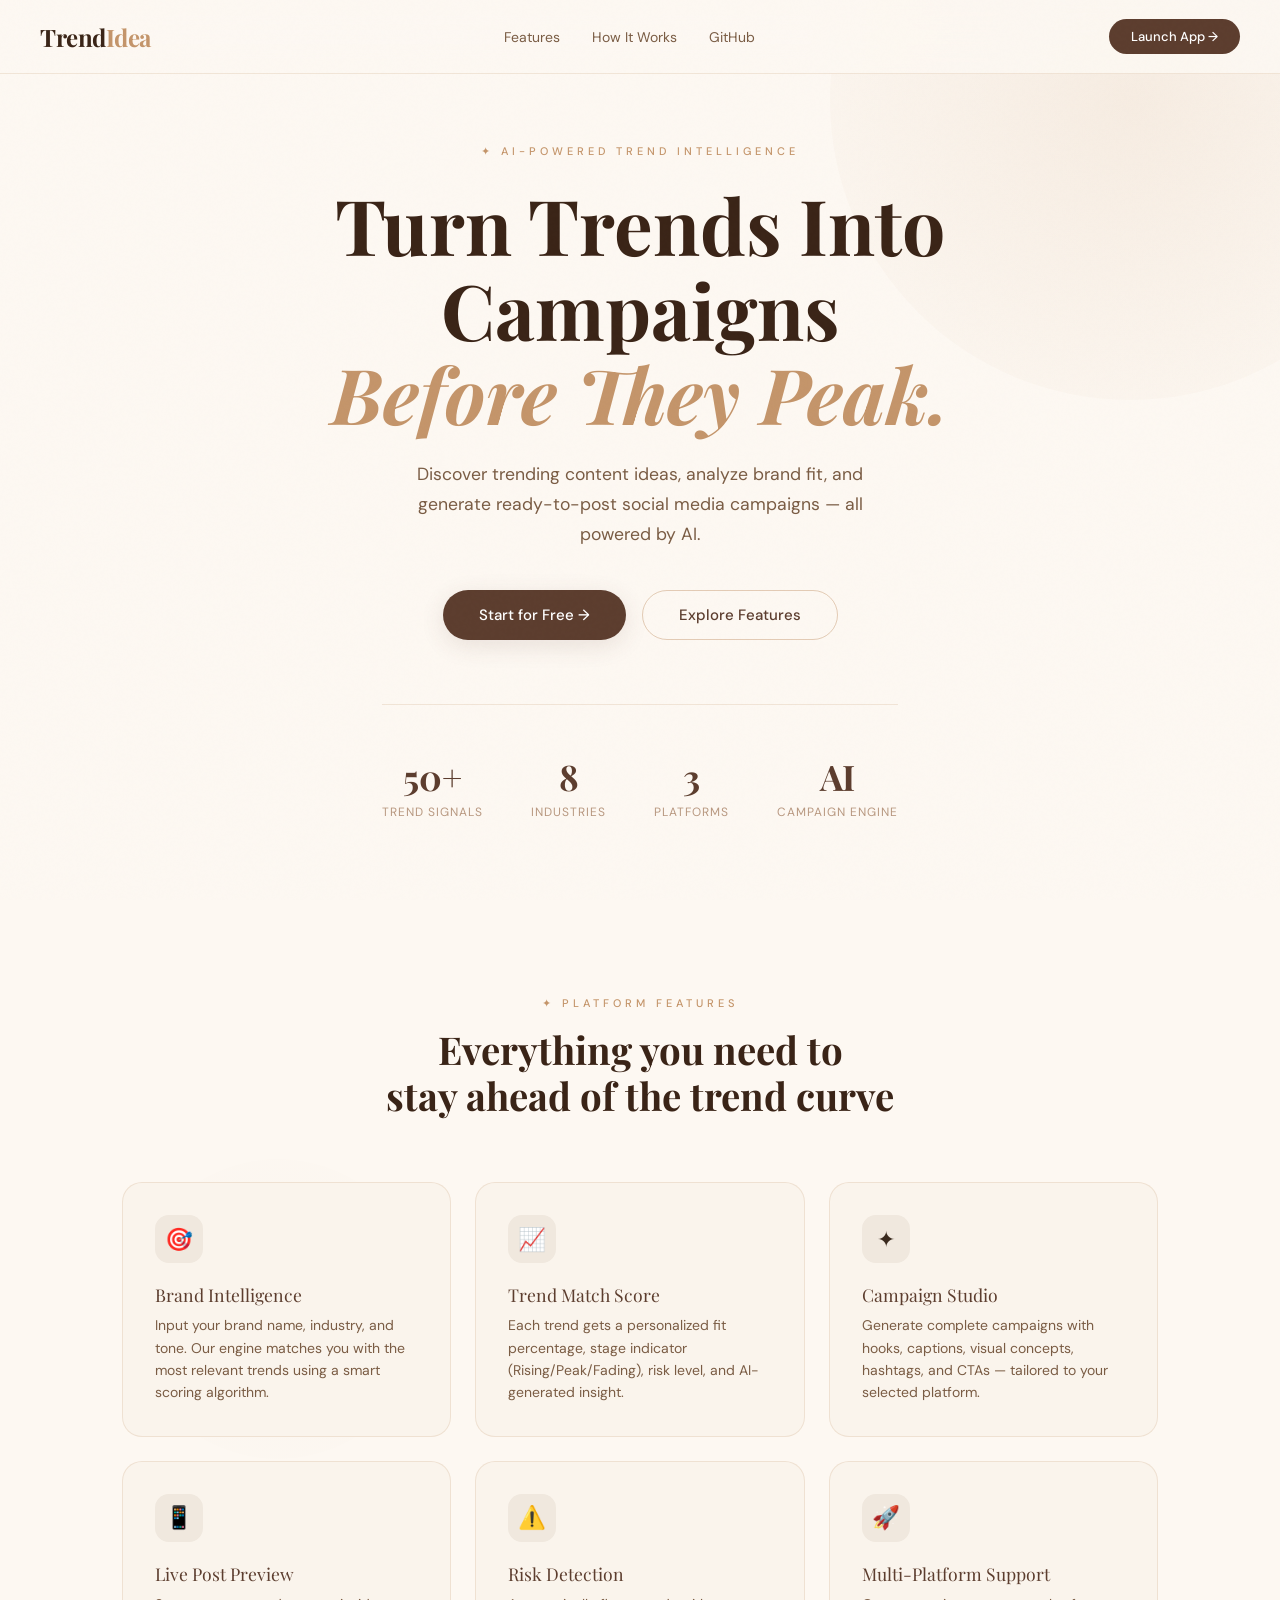
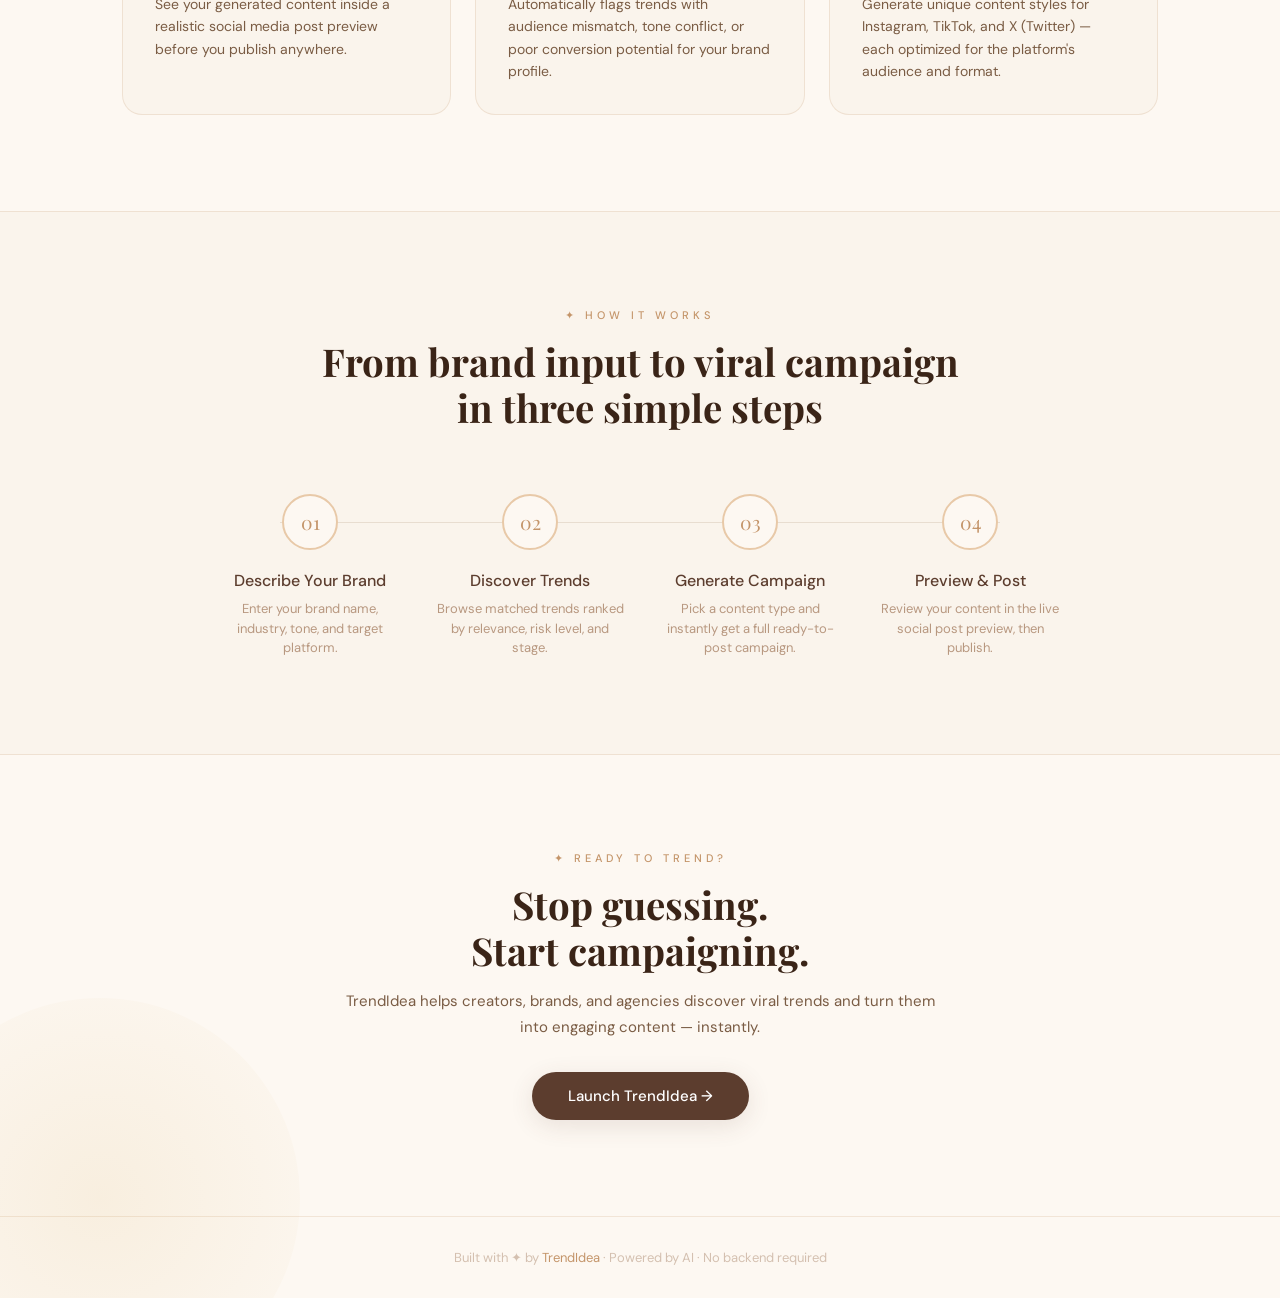
<file: index.html>
<!DOCTYPE html>
<html lang="en">
<head>
  <meta charset="UTF-8">
  <meta name="viewport" content="width=device-width, initial-scale=1.0">
  <title>TrendIdea — Turn Trends Into Campaigns</title>
  <link rel="preconnect" href="https://fonts.googleapis.com">
  <link rel="preconnect" href="https://fonts.gstatic.com" crossorigin>
  <link href="https://fonts.googleapis.com/css2?family=Playfair+Display:ital,wght@0,400;0,600;0,700;1,400;1,600&family=DM+Sans:wght@300;400;500;600&display=swap" rel="stylesheet">
  <style>
    *, *::before, *::after { box-sizing: border-box; margin: 0; padding: 0; }

    :root {
      --cream: #fdf8f2;
      --warm-white: #faf4ec;
      --tan: #e8ddd0;
      --light-tan: #f0e8de;
      --brown: #9b7355;
      --mid-brown: #7a5c44;
      --dark-brown: #5c3d2e;
      --deep-brown: #3a2417;
      --accent: #c4956a;
      --accent-light: #e8c9a8;
      --gold: #d4a853;
      --text-dark: #3a2a1e;
      --text-mid: #7a5c44;
      --text-light: #b89880;
      --text-faint: #d4c0b0;
      --card-border: rgba(196,149,106,0.2);
      --card-border-hover: rgba(196,149,106,0.45);
      --shadow-sm: 0 2px 12px rgba(92,61,46,0.08);
      --shadow-md: 0 6px 24px rgba(92,61,46,0.12);
      --shadow-lg: 0 16px 48px rgba(92,61,46,0.16);
    }

    html { scroll-behavior: smooth; }

    body {
      font-family: 'DM Sans', sans-serif;
      background: var(--cream);
      color: var(--text-dark);
      min-height: 100vh;
      overflow-x: hidden;
    }

    /* ── SCROLLBAR ── */
    ::-webkit-scrollbar { width: 6px; }
    ::-webkit-scrollbar-track { background: var(--light-tan); }
    ::-webkit-scrollbar-thumb { background: var(--accent-light); border-radius: 3px; }

    /* ── NOISE TEXTURE ── */
    body::before {
      content: '';
      position: fixed;
      inset: 0;
      background-image: url("data:image/svg+xml,%3Csvg viewBox='0 0 256 256' xmlns='http://www.w3.org/2000/svg'%3E%3Cfilter id='noise'%3E%3CfeTurbulence type='fractalNoise' baseFrequency='0.9' numOctaves='4' stitchTiles='stitch'/%3E%3C/filter%3E%3Crect width='100%25' height='100%25' filter='url(%23noise)' opacity='0.03'/%3E%3C/svg%3E");
      pointer-events: none;
      z-index: 9999;
      opacity: 0.4;
    }

    /* ── PAGES ── */
    .page { display: none; min-height: 100vh; }
    .page.active { display: block; }

    /* ══════════════════════════════════════
       LANDING PAGE
    ══════════════════════════════════════ */
    #page-landing {
      background: var(--cream);
      position: relative;
    }

    .landing-bg {
      position: absolute;
      inset: 0;
      overflow: hidden;
      pointer-events: none;
    }
    .bg-circle {
      position: absolute;
      border-radius: 50%;
      opacity: 0.12;
    }
    .bg-circle-1 {
      width: 600px; height: 600px;
      top: -200px; right: -150px;
      background: radial-gradient(circle, var(--accent), transparent);
    }
    .bg-circle-2 {
      width: 400px; height: 400px;
      bottom: -100px; left: -100px;
      background: radial-gradient(circle, var(--gold), transparent);
    }
    .bg-circle-3 {
      width: 300px; height: 300px;
      top: 40%; left: 10%;
      background: radial-gradient(circle, var(--tan), transparent);
    }

    /* NAV */
    .nav {
      position: fixed;
      top: 0; left: 0; right: 0;
      z-index: 100;
      padding: 1.2rem 2.5rem;
      display: flex;
      align-items: center;
      justify-content: space-between;
      background: rgba(253,248,242,0.85);
      backdrop-filter: blur(20px);
      border-bottom: 1px solid var(--card-border);
    }
    .nav-logo {
      font-family: 'Playfair Display', serif;
      font-size: 1.5rem;
      font-weight: 700;
      color: var(--deep-brown);
      letter-spacing: -0.5px;
      cursor: pointer;
    }
    .nav-logo span { color: var(--accent); }
    .nav-links { display: flex; gap: 2rem; align-items: center; }
    .nav-link {
      font-size: 14px;
      color: var(--text-mid);
      text-decoration: none;
      cursor: pointer;
      transition: color 0.2s;
    }
    .nav-link:hover { color: var(--dark-brown); }
    .nav-cta {
      padding: 9px 22px;
      background: var(--dark-brown);
      color: #fff;
      border: none;
      border-radius: 25px;
      font-family: 'DM Sans', sans-serif;
      font-size: 13px;
      font-weight: 500;
      cursor: pointer;
      transition: all 0.2s;
    }
    .nav-cta:hover {
      background: var(--brown);
      transform: translateY(-1px);
      box-shadow: var(--shadow-sm);
    }

    /* HERO */
    .hero {
      min-height: 100vh;
      display: flex;
      flex-direction: column;
      align-items: center;
      justify-content: center;
      text-align: center;
      padding: 8rem 2rem 4rem;
      position: relative;
    }
    .hero-eyebrow {
      font-size: 11px;
      letter-spacing: 4px;
      text-transform: uppercase;
      color: var(--accent);
      font-weight: 500;
      margin-bottom: 1.5rem;
      animation: fadeUp 0.8s ease both;
    }
    .hero-title {
      font-family: 'Playfair Display', serif;
      font-size: clamp(2.8rem, 6vw, 5rem);
      font-weight: 700;
      color: var(--deep-brown);
      line-height: 1.1;
      max-width: 800px;
      margin-bottom: 1.5rem;
      animation: fadeUp 0.8s ease 0.1s both;
    }
    .hero-title em {
      font-style: italic;
      color: var(--accent);
    }
    .hero-sub {
      font-size: 1.1rem;
      color: var(--text-mid);
      max-width: 520px;
      line-height: 1.7;
      margin-bottom: 2.5rem;
      animation: fadeUp 0.8s ease 0.2s both;
    }
    .hero-btns {
      display: flex;
      gap: 1rem;
      flex-wrap: wrap;
      justify-content: center;
      animation: fadeUp 0.8s ease 0.3s both;
    }
    .btn-hero-primary {
      padding: 14px 36px;
      background: var(--dark-brown);
      color: #fff;
      border: none;
      border-radius: 30px;
      font-family: 'DM Sans', sans-serif;
      font-size: 15px;
      font-weight: 500;
      cursor: pointer;
      transition: all 0.25s;
      box-shadow: var(--shadow-md);
    }
    .btn-hero-primary:hover {
      background: var(--deep-brown);
      transform: translateY(-2px);
      box-shadow: var(--shadow-lg);
    }
    .btn-hero-secondary {
      padding: 14px 36px;
      background: transparent;
      color: var(--dark-brown);
      border: 1.5px solid var(--card-border-hover);
      border-radius: 30px;
      font-family: 'DM Sans', sans-serif;
      font-size: 15px;
      font-weight: 500;
      cursor: pointer;
      transition: all 0.25s;
    }
    .btn-hero-secondary:hover {
      background: var(--light-tan);
      transform: translateY(-2px);
    }

    /* STATS BAR */
    .stats-bar {
      display: flex;
      gap: 3rem;
      justify-content: center;
      margin-top: 4rem;
      padding-top: 3rem;
      border-top: 1px solid var(--card-border);
      animation: fadeUp 0.8s ease 0.4s both;
      flex-wrap: wrap;
    }
    .stat-item { text-align: center; }
    .stat-num {
      font-family: 'Playfair Display', serif;
      font-size: 2.2rem;
      font-weight: 700;
      color: var(--dark-brown);
    }
    .stat-label {
      font-size: 12px;
      color: var(--text-light);
      letter-spacing: 1px;
      text-transform: uppercase;
      margin-top: 4px;
    }

    /* FEATURES SECTION */
    .features {
      padding: 6rem 2rem;
      max-width: 1100px;
      margin: 0 auto;
    }
    .section-header {
      text-align: center;
      margin-bottom: 4rem;
    }
    .section-eyebrow {
      font-size: 11px;
      letter-spacing: 4px;
      text-transform: uppercase;
      color: var(--accent);
      font-weight: 500;
      margin-bottom: 1rem;
    }
    .section-title {
      font-family: 'Playfair Display', serif;
      font-size: clamp(1.8rem, 3vw, 2.8rem);
      color: var(--deep-brown);
      line-height: 1.2;
    }
    .features-grid {
      display: grid;
      grid-template-columns: repeat(auto-fit, minmax(280px, 1fr));
      gap: 1.5rem;
    }
    .feature-card {
      background: var(--warm-white);
      border: 1px solid var(--card-border);
      border-radius: 20px;
      padding: 2rem;
      transition: all 0.3s;
      position: relative;
      overflow: hidden;
    }
    .feature-card::before {
      content: '';
      position: absolute;
      top: 0; left: 0; right: 0;
      height: 3px;
      background: linear-gradient(90deg, var(--accent), var(--gold));
      opacity: 0;
      transition: opacity 0.3s;
    }
    .feature-card:hover {
      transform: translateY(-4px);
      box-shadow: var(--shadow-md);
      border-color: var(--card-border-hover);
    }
    .feature-card:hover::before { opacity: 1; }
    .feature-icon {
      width: 48px; height: 48px;
      background: var(--light-tan);
      border-radius: 14px;
      display: flex;
      align-items: center;
      justify-content: center;
      font-size: 1.4rem;
      margin-bottom: 1.25rem;
    }
    .feature-title {
      font-family: 'Playfair Display', serif;
      font-size: 1.1rem;
      color: var(--dark-brown);
      margin-bottom: 0.5rem;
    }
    .feature-desc {
      font-size: 14px;
      color: var(--text-mid);
      line-height: 1.6;
    }

    /* HOW IT WORKS */
    .how-it-works {
      padding: 6rem 2rem;
      background: var(--warm-white);
      border-top: 1px solid var(--card-border);
      border-bottom: 1px solid var(--card-border);
    }
    .how-inner {
      max-width: 900px;
      margin: 0 auto;
    }
    .steps-row {
      display: flex;
      gap: 0;
      position: relative;
      margin-top: 3rem;
      flex-wrap: wrap;
      justify-content: center;
    }
    .steps-row::before {
      content: '';
      position: absolute;
      top: 28px; left: 10%; right: 10%;
      height: 1px;
      background: var(--tan);
    }
    .step {
      flex: 1;
      min-width: 180px;
      max-width: 220px;
      text-align: center;
      padding: 0 1rem;
      position: relative;
    }
    .step-num {
      width: 56px; height: 56px;
      border-radius: 50%;
      background: var(--cream);
      border: 2px solid var(--accent-light);
      display: flex;
      align-items: center;
      justify-content: center;
      font-family: 'Playfair Display', serif;
      font-size: 1.2rem;
      color: var(--accent);
      margin: 0 auto 1.25rem;
      position: relative;
      z-index: 1;
    }
    .step-title {
      font-weight: 500;
      color: var(--dark-brown);
      margin-bottom: 0.5rem;
    }
    .step-desc { font-size: 13px; color: var(--text-light); line-height: 1.5; }

    /* CTA BANNER */
    .cta-banner {
      padding: 6rem 2rem;
      text-align: center;
    }
    .cta-inner {
      max-width: 600px;
      margin: 0 auto;
    }
    .cta-inner .section-title { margin-bottom: 1rem; }
    .cta-inner p { font-size: 15px; color: var(--text-mid); margin-bottom: 2rem; line-height: 1.7; }

    footer {
      padding: 2rem;
      text-align: center;
      border-top: 1px solid var(--card-border);
      font-size: 13px;
      color: var(--text-faint);
    }
    footer span { color: var(--accent); }

    /* ══════════════════════════════════════
       APP PAGE
    ══════════════════════════════════════ */
    #page-app { background: var(--cream); }

    .app-nav {
      position: sticky;
      top: 0;
      z-index: 100;
      background: rgba(253,248,242,0.92);
      backdrop-filter: blur(20px);
      border-bottom: 1px solid var(--card-border);
      padding: 0 2rem;
      display: flex;
      align-items: center;
      justify-content: space-between;
      height: 60px;
    }
    .app-nav-logo {
      font-family: 'Playfair Display', serif;
      font-size: 1.25rem;
      font-weight: 700;
      color: var(--deep-brown);
      cursor: pointer;
    }
    .app-nav-logo span { color: var(--accent); }
    .app-tabs {
      display: flex;
      gap: 4px;
    }
    .app-tab {
      padding: 7px 18px;
      border-radius: 20px;
      border: none;
      background: transparent;
      font-family: 'DM Sans', sans-serif;
      font-size: 13px;
      font-weight: 500;
      color: var(--text-mid);
      cursor: pointer;
      transition: all 0.2s;
      display: flex;
      align-items: center;
      gap: 6px;
    }
    .app-tab:hover { color: var(--dark-brown); background: var(--light-tan); }
    .app-tab.active { background: var(--dark-brown); color: #fff; }
    .app-tab-icon { font-size: 16px; }

    .app-container { max-width: 820px; margin: 0 auto; padding: 2.5rem 1.5rem; }

    /* APP SECTIONS */
    .app-section { display: none; animation: fadeUp 0.4s ease; }
    .app-section.active { display: block; }

    .app-section-header { margin-bottom: 2rem; }
    .app-section-header h2 {
      font-family: 'Playfair Display', serif;
      font-size: 1.6rem;
      color: var(--deep-brown);
      margin-bottom: 0.4rem;
    }
    .app-section-header p { font-size: 14px; color: var(--text-light); }

    /* BRAND FORM */
    .brand-form {
      background: var(--warm-white);
      border: 1px solid var(--card-border);
      border-radius: 20px;
      padding: 2rem;
    }
    .form-grid { display: grid; grid-template-columns: 1fr 1fr; gap: 1.25rem; }
    .form-grid.cols-1 { grid-template-columns: 1fr; }
    .form-grid.cols-3 { grid-template-columns: 1fr 1fr 1fr; }
    .form-field { display: flex; flex-direction: column; gap: 6px; }
    .form-label {
      font-size: 11px;
      letter-spacing: 2px;
      text-transform: uppercase;
      color: var(--text-light);
      font-weight: 500;
    }
    .form-input, .form-select {
      padding: 11px 15px;
      border: 1.5px solid var(--card-border);
      background: var(--cream);
      border-radius: 10px;
      font-family: 'DM Sans', sans-serif;
      font-size: 14px;
      color: var(--text-dark);
      outline: none;
      transition: border-color 0.2s, box-shadow 0.2s;
      -webkit-appearance: none;
    }
    .form-input:focus, .form-select:focus {
      border-color: var(--accent);
      box-shadow: 0 0 0 3px rgba(196,149,106,0.12);
    }
    .form-select { cursor: pointer; background-image: url("data:image/svg+xml,%3Csvg xmlns='http://www.w3.org/2000/svg' width='12' height='12' viewBox='0 0 24 24' fill='none' stroke='%239b7355' stroke-width='2'%3E%3Cpolyline points='6 9 12 15 18 9'/%3E%3C/svg%3E"); background-repeat: no-repeat; background-position: right 14px center; padding-right: 36px; }

    .btn-primary {
      width: 100%;
      padding: 13px 24px;
      background: var(--dark-brown);
      color: #fff;
      border: none;
      border-radius: 12px;
      font-family: 'DM Sans', sans-serif;
      font-size: 15px;
      font-weight: 500;
      cursor: pointer;
      transition: all 0.2s;
      margin-top: 1.25rem;
      letter-spacing: 0.3px;
    }
    .btn-primary:hover { background: var(--deep-brown); transform: translateY(-1px); box-shadow: var(--shadow-sm); }
    .btn-primary:disabled { opacity: 0.55; transform: none; cursor: not-allowed; }
    .btn-primary.loading { position: relative; color: transparent; }
    .btn-primary.loading::after {
      content: '';
      position: absolute;
      top: 50%; left: 50%;
      width: 18px; height: 18px;
      margin: -9px 0 0 -9px;
      border: 2px solid rgba(255,255,255,0.3);
      border-top-color: #fff;
      border-radius: 50%;
      animation: spin 0.7s linear infinite;
    }

    .brand-summary {
      background: var(--light-tan);
      border: 1px solid var(--card-border);
      border-radius: 14px;
      padding: 1rem 1.25rem;
      margin-bottom: 1.5rem;
      display: flex;
      align-items: center;
      gap: 1rem;
      flex-wrap: wrap;
    }
    .brand-summary-title {
      font-size: 13px;
      color: var(--text-light);
      margin-right: auto;
    }
    .brand-chip {
      padding: 4px 12px;
      background: var(--warm-white);
      border: 1px solid var(--card-border);
      border-radius: 20px;
      font-size: 12px;
      color: var(--dark-brown);
      font-weight: 500;
    }
    .btn-edit {
      padding: 5px 14px;
      background: transparent;
      border: 1px solid var(--accent-light);
      border-radius: 8px;
      font-family: 'DM Sans', sans-serif;
      font-size: 12px;
      color: var(--brown);
      cursor: pointer;
      transition: all 0.2s;
    }
    .btn-edit:hover { background: var(--accent-light); }

    /* TREND CARDS */
    .trends-header {
      display: flex;
      align-items: center;
      justify-content: space-between;
      margin-bottom: 1rem;
      gap: 1rem;
      flex-wrap: wrap;
    }
    .trends-count {
      font-size: 13px;
      color: var(--text-light);
    }
    .filter-chips {
      display: flex;
      gap: 6px;
      flex-wrap: wrap;
    }
    .filter-chip {
      padding: 4px 12px;
      border-radius: 20px;
      border: 1px solid var(--card-border);
      background: transparent;
      font-family: 'DM Sans', sans-serif;
      font-size: 12px;
      color: var(--text-mid);
      cursor: pointer;
      transition: all 0.2s;
    }
    .filter-chip:hover, .filter-chip.active {
      background: var(--dark-brown);
      color: #fff;
      border-color: var(--dark-brown);
    }

    .trends-grid { display: grid; gap: 1rem; }

    .trend-card {
      background: var(--warm-white);
      border: 1.5px solid var(--card-border);
      border-radius: 18px;
      padding: 1.25rem 1.5rem;
      transition: all 0.3s;
      position: relative;
      overflow: hidden;
    }
    .trend-card::after {
      content: '';
      position: absolute;
      top: 0; bottom: 0; left: 0;
      width: 4px;
      background: linear-gradient(180deg, var(--accent), var(--gold));
      opacity: 0;
      transition: opacity 0.3s;
      border-radius: 4px 0 0 4px;
    }
    .trend-card:hover {
      transform: translateY(-2px);
      box-shadow: var(--shadow-md);
      border-color: var(--card-border-hover);
    }
    .trend-card:hover::after { opacity: 1; }
    .trend-card.selected {
      border-color: var(--accent);
      background: #fff;
      box-shadow: var(--shadow-sm);
    }
    .trend-card.selected::after { opacity: 1; }

    .trend-top {
      display: flex;
      align-items: flex-start;
      justify-content: space-between;
      gap: 1rem;
      margin-bottom: 10px;
    }
    .trend-name {
      font-family: 'Playfair Display', serif;
      font-size: 1.1rem;
      color: var(--deep-brown);
      flex: 1;
    }
    .match-badge {
      flex-shrink: 0;
      padding: 4px 12px;
      border-radius: 20px;
      font-size: 12px;
      font-weight: 600;
      background: rgba(196,149,106,0.12);
      color: var(--brown);
    }
    .match-badge.high { background: rgba(92,61,46,0.1); color: var(--dark-brown); }
    .match-badge.top { background: var(--dark-brown); color: #fff; }

    .trend-tags {
      display: flex;
      gap: 6px;
      flex-wrap: wrap;
      margin-bottom: 12px;
    }
    .tag {
      font-size: 11px;
      padding: 3px 10px;
      border-radius: 20px;
      background: var(--light-tan);
      color: var(--text-mid);
    }
    .tag.stage-rising { background: rgba(212,168,83,0.15); color: #9a7420; }
    .tag.stage-peak { background: rgba(196,149,106,0.2); color: var(--brown); }
    .tag.stage-fading { background: rgba(184,152,128,0.15); color: var(--text-light); }

    .trend-progress-row { margin-bottom: 10px; }
    .progress-labels {
      display: flex;
      justify-content: space-between;
      font-size: 11px;
      color: var(--text-light);
      margin-bottom: 5px;
    }
    .progress-track {
      height: 5px;
      background: var(--light-tan);
      border-radius: 3px;
      overflow: hidden;
    }
    .progress-fill {
      height: 100%;
      background: linear-gradient(90deg, var(--accent), var(--gold));
      border-radius: 3px;
      transition: width 0.8s cubic-bezier(0.4,0,0.2,1);
    }

    .trend-insight {
      font-size: 13px;
      color: var(--text-mid);
      line-height: 1.6;
      font-style: italic;
      border-left: 2px solid var(--accent-light);
      padding-left: 10px;
      margin-bottom: 12px;
    }

    .trend-footer {
      display: flex;
      align-items: center;
      justify-content: space-between;
      flex-wrap: wrap;
      gap: 8px;
    }
    .trend-meta {
      display: flex;
      gap: 12px;
      font-size: 12px;
      color: var(--text-light);
      align-items: center;
    }
    .risk-dot {
      width: 7px; height: 7px;
      border-radius: 50%;
      display: inline-block;
      margin-right: 4px;
    }
    .risk-low { background: #6ab187; }
    .risk-medium { background: var(--gold); }
    .risk-high { background: #c47a5a; }

    .btn-select-trend {
      padding: 7px 18px;
      border: 1.5px solid var(--accent);
      background: transparent;
      border-radius: 10px;
      font-family: 'DM Sans', sans-serif;
      font-size: 13px;
      color: var(--accent);
      cursor: pointer;
      transition: all 0.2s;
      font-weight: 500;
    }
    .btn-select-trend:hover, .btn-select-trend.active {
      background: var(--accent);
      color: #fff;
    }

    /* RISK SECTION */
    .risk-section {
      margin-top: 2rem;
      border: 1px solid rgba(196,149,106,0.25);
      border-radius: 16px;
      overflow: hidden;
    }
    .risk-header {
      padding: 1rem 1.25rem;
      background: rgba(196,149,106,0.07);
      border-bottom: 1px solid rgba(196,149,106,0.15);
      display: flex;
      align-items: center;
      gap: 8px;
      font-size: 13px;
      font-weight: 500;
      color: var(--text-mid);
    }
    .risk-item {
      padding: 0.75rem 1.25rem;
      border-bottom: 1px solid var(--card-border);
      font-size: 13px;
      color: var(--text-mid);
      line-height: 1.5;
    }
    .risk-item:last-child { border-bottom: none; }
    .risk-name { font-weight: 500; color: var(--dark-brown); }

    /* ══════════════════════════════════════
       CAMPAIGN STUDIO
    ══════════════════════════════════════ */
    .studio-controls {
      background: var(--warm-white);
      border: 1px solid var(--card-border);
      border-radius: 20px;
      padding: 1.5rem;
      margin-bottom: 1.5rem;
    }
    .selected-trend-row {
      display: flex;
      align-items: center;
      gap: 12px;
      padding: 12px 16px;
      background: var(--cream);
      border: 1.5px solid var(--card-border);
      border-radius: 12px;
      margin-bottom: 1.25rem;
    }
    .selected-label { font-size: 11px; color: var(--text-light); text-transform: uppercase; letter-spacing: 1px; white-space: nowrap; }
    .selected-value { font-weight: 500; color: var(--dark-brown); flex: 1; }
    .change-trend-btn {
      font-size: 12px;
      color: var(--accent);
      cursor: pointer;
      border: none;
      background: none;
      font-family: 'DM Sans', sans-serif;
      transition: color 0.2s;
    }
    .change-trend-btn:hover { color: var(--dark-brown); }

    /* OUTPUT */
    .output-area { margin-top: 1.5rem; }

    .output-card {
      background: var(--warm-white);
      border: 1px solid var(--card-border);
      border-radius: 20px;
      overflow: hidden;
      animation: fadeUp 0.5s ease;
    }
    .output-header {
      padding: 1rem 1.5rem;
      border-bottom: 1px solid var(--card-border);
      display: flex;
      align-items: center;
      justify-content: space-between;
    }
    .output-header-title {
      font-family: 'Playfair Display', serif;
      font-size: 1rem;
      color: var(--dark-brown);
    }
    .output-platform-badge {
      font-size: 11px;
      padding: 3px 10px;
      background: var(--light-tan);
      border-radius: 12px;
      color: var(--text-mid);
    }
    .output-body { padding: 1.5rem; }

    .output-block { margin-bottom: 1.25rem; }
    .output-block:last-child { margin-bottom: 0; }
    .output-block-label {
      font-size: 10px;
      letter-spacing: 3px;
      text-transform: uppercase;
      color: var(--text-light);
      font-weight: 500;
      margin-bottom: 6px;
    }
    .output-hook {
      font-family: 'Playfair Display', serif;
      font-size: 1.2rem;
      color: var(--deep-brown);
      line-height: 1.4;
    }
    .output-caption {
      font-size: 14px;
      color: var(--text-dark);
      line-height: 1.7;
      white-space: pre-line;
    }
    .output-visual {
      font-size: 13px;
      color: var(--text-mid);
      font-style: italic;
      padding: 10px 14px;
      background: var(--light-tan);
      border-radius: 10px;
      line-height: 1.5;
    }
    .output-cta {
      font-size: 14px;
      color: var(--brown);
      font-weight: 500;
    }
    .hashtag-row { display: flex; flex-wrap: wrap; gap: 6px; }
    .hashtag {
      font-size: 12px;
      padding: 4px 12px;
      background: rgba(196,149,106,0.1);
      border-radius: 20px;
      color: var(--brown);
      font-weight: 500;
    }

    /* SOCIAL PREVIEW */
    .preview-card {
      border: 1px solid var(--card-border);
      border-radius: 18px;
      overflow: hidden;
      margin-top: 1.5rem;
      background: #fff;
      animation: fadeUp 0.5s ease 0.1s both;
    }
    .preview-top {
      padding: 12px 16px;
      display: flex;
      align-items: center;
      gap: 10px;
      border-bottom: 1px solid var(--card-border);
    }
    .preview-avatar {
      width: 38px; height: 38px;
      border-radius: 50%;
      background: var(--light-tan);
      display: flex;
      align-items: center;
      justify-content: center;
      font-family: 'Playfair Display', serif;
      font-size: 13px;
      font-weight: 600;
      color: var(--dark-brown);
      flex-shrink: 0;
    }
    .preview-user-name { font-size: 13px; font-weight: 600; color: var(--text-dark); }
    .preview-user-handle { font-size: 11px; color: var(--text-light); }
    .preview-image-area {
      height: 200px;
      background: linear-gradient(135deg, var(--light-tan) 0%, var(--tan) 50%, var(--accent-light) 100%);
      display: flex;
      align-items: center;
      justify-content: center;
      position: relative;
    }
    .preview-image-text {
      font-size: 12px;
      color: var(--text-mid);
      letter-spacing: 2px;
      text-transform: uppercase;
      font-weight: 500;
    }
    .preview-image-overlay {
      position: absolute;
      bottom: 12px; right: 12px;
      padding: 4px 10px;
      background: rgba(253,248,242,0.85);
      border-radius: 8px;
      font-size: 11px;
      color: var(--brown);
      font-weight: 500;
    }
    .preview-body {
      padding: 14px 16px;
    }
    .preview-caption-text {
      font-size: 13px;
      color: var(--text-dark);
      line-height: 1.6;
      margin-bottom: 10px;
    }
    .preview-caption-text strong { font-weight: 600; }
    .preview-actions {
      display: flex;
      gap: 18px;
      font-size: 12px;
      color: var(--text-light);
      padding-top: 10px;
      border-top: 1px solid var(--card-border);
    }
    .preview-action { display: flex; align-items: center; gap: 4px; cursor: pointer; transition: color 0.2s; }
    .preview-action:hover { color: var(--accent); }

    /* SHIMMER */
    .shimmer-box {
      border-radius: 10px;
      background: linear-gradient(90deg, var(--light-tan) 25%, var(--tan) 50%, var(--light-tan) 75%);
      background-size: 200% 100%;
      animation: shimmer 1.4s infinite;
    }
    @keyframes shimmer {
      0% { background-position: 200% 0; }
      100% { background-position: -200% 0; }
    }

    /* EMPTY STATE */
    .empty-state {
      text-align: center;
      padding: 3rem 2rem;
      color: var(--text-light);
    }
    .empty-icon { font-size: 2.5rem; margin-bottom: 1rem; opacity: 0.5; }
    .empty-title { font-family: 'Playfair Display', serif; font-size: 1.1rem; color: var(--text-mid); margin-bottom: 0.5rem; }
    .empty-desc { font-size: 13px; }

    /* ANIMATIONS */
    @keyframes fadeUp {
      from { opacity: 0; transform: translateY(16px); }
      to { opacity: 1; transform: translateY(0); }
    }
    @keyframes spin {
      to { transform: rotate(360deg); }
    }

    /* RESPONSIVE */
    @media (max-width: 700px) {
      .nav-links { display: none; }
      .form-grid { grid-template-columns: 1fr; }
      .form-grid.cols-3 { grid-template-columns: 1fr 1fr; }
      .app-tab { padding: 6px 10px; font-size: 12px; }
      .app-tab-icon { display: none; }
      .stats-bar { gap: 2rem; }
      .steps-row::before { display: none; }
      .hero-title { font-size: 2.2rem; }
    }
  </style>
</head>
<body>

<!-- ════════════════════════════════════════
     LANDING PAGE
════════════════════════════════════════ -->
<div class="page active" id="page-landing">
  <div class="landing-bg">
    <div class="bg-circle bg-circle-1"></div>
    <div class="bg-circle bg-circle-2"></div>
    <div class="bg-circle bg-circle-3"></div>
  </div>

  <nav class="nav">
    <div class="nav-logo">Trend<span>Idea</span></div>
    <div class="nav-links">
      <a class="nav-link" onclick="scrollToFeatures()">Features</a>
      <a class="nav-link" onclick="scrollToHow()">How It Works</a>
      <a class="nav-link" href="https://github.com" target="_blank">GitHub</a>
    </div>
    <button class="nav-cta" onclick="openApp()">Launch App →</button>
  </nav>

  <section class="hero">
    <div class="hero-eyebrow">✦ AI-Powered Trend Intelligence</div>
    <h1 class="hero-title">Turn Trends Into Campaigns<br><em>Before They Peak.</em></h1>
    <p class="hero-sub">Discover trending content ideas, analyze brand fit, and generate ready-to-post social media campaigns — all powered by AI.</p>
    <div class="hero-btns">
      <button class="btn-hero-primary" onclick="openApp()">Start for Free →</button>
      <button class="btn-hero-secondary" onclick="scrollToFeatures()">Explore Features</button>
    </div>
    <div class="stats-bar">
      <div class="stat-item">
        <div class="stat-num">50+</div>
        <div class="stat-label">Trend Signals</div>
      </div>
      <div class="stat-item">
        <div class="stat-num">8</div>
        <div class="stat-label">Industries</div>
      </div>
      <div class="stat-item">
        <div class="stat-num">3</div>
        <div class="stat-label">Platforms</div>
      </div>
      <div class="stat-item">
        <div class="stat-num">AI</div>
        <div class="stat-label">Campaign Engine</div>
      </div>
    </div>
  </section>

  <section class="features" id="features-section">
    <div class="section-header">
      <div class="section-eyebrow">✦ Platform Features</div>
      <h2 class="section-title">Everything you need to<br>stay ahead of the trend curve</h2>
    </div>
    <div class="features-grid">
      <div class="feature-card">
        <div class="feature-icon">🎯</div>
        <div class="feature-title">Brand Intelligence</div>
        <div class="feature-desc">Input your brand name, industry, and tone. Our engine matches you with the most relevant trends using a smart scoring algorithm.</div>
      </div>
      <div class="feature-card">
        <div class="feature-icon">📈</div>
        <div class="feature-title">Trend Match Score</div>
        <div class="feature-desc">Each trend gets a personalized fit percentage, stage indicator (Rising/Peak/Fading), risk level, and AI-generated insight.</div>
      </div>
      <div class="feature-card">
        <div class="feature-icon">✦</div>
        <div class="feature-title">Campaign Studio</div>
        <div class="feature-desc">Generate complete campaigns with hooks, captions, visual concepts, hashtags, and CTAs — tailored to your selected platform.</div>
      </div>
      <div class="feature-card">
        <div class="feature-icon">📱</div>
        <div class="feature-title">Live Post Preview</div>
        <div class="feature-desc">See your generated content inside a realistic social media post preview before you publish anywhere.</div>
      </div>
      <div class="feature-card">
        <div class="feature-icon">⚠️</div>
        <div class="feature-title">Risk Detection</div>
        <div class="feature-desc">Automatically flags trends with audience mismatch, tone conflict, or poor conversion potential for your brand profile.</div>
      </div>
      <div class="feature-card">
        <div class="feature-icon">🚀</div>
        <div class="feature-title">Multi-Platform Support</div>
        <div class="feature-desc">Generate unique content styles for Instagram, TikTok, and X (Twitter) — each optimized for the platform's audience and format.</div>
      </div>
    </div>
  </section>

  <section class="how-it-works" id="how-section">
    <div class="how-inner">
      <div class="section-header">
        <div class="section-eyebrow">✦ How It Works</div>
        <h2 class="section-title">From brand input to viral campaign<br>in three simple steps</h2>
      </div>
      <div class="steps-row">
        <div class="step">
          <div class="step-num">01</div>
          <div class="step-title">Describe Your Brand</div>
          <div class="step-desc">Enter your brand name, industry, tone, and target platform.</div>
        </div>
        <div class="step">
          <div class="step-num">02</div>
          <div class="step-title">Discover Trends</div>
          <div class="step-desc">Browse matched trends ranked by relevance, risk level, and stage.</div>
        </div>
        <div class="step">
          <div class="step-num">03</div>
          <div class="step-title">Generate Campaign</div>
          <div class="step-desc">Pick a content type and instantly get a full ready-to-post campaign.</div>
        </div>
        <div class="step">
          <div class="step-num">04</div>
          <div class="step-title">Preview & Post</div>
          <div class="step-desc">Review your content in the live social post preview, then publish.</div>
        </div>
      </div>
    </div>
  </section>

  <section class="cta-banner">
    <div class="cta-inner">
      <div class="section-eyebrow">✦ Ready to Trend?</div>
      <h2 class="section-title">Stop guessing.<br>Start campaigning.</h2>
      <p>TrendIdea helps creators, brands, and agencies discover viral trends and turn them into engaging content — instantly.</p>
      <button class="btn-hero-primary" onclick="openApp()">Launch TrendIdea →</button>
    </div>
  </section>

  <footer>
    Built with ✦ by <span>TrendIdea</span> · Powered by AI · No backend required
  </footer>
</div>


<!-- ════════════════════════════════════════
     APP PAGE
════════════════════════════════════════ -->
<div class="page" id="page-app">
  <nav class="app-nav">
    <div class="app-nav-logo" onclick="goHome()">Trend<span>Idea</span></div>
    <div class="app-tabs">
      <button class="app-tab active" data-tab="brand" onclick="switchTab('brand', this)">
        <span class="app-tab-icon">⚙</span> Brand Setup
      </button>
      <button class="app-tab" data-tab="trends" onclick="switchTab('trends', this)">
        <span class="app-tab-icon">📈</span> Trends
      </button>
      <button class="app-tab" data-tab="studio" onclick="switchTab('studio', this)">
        <span class="app-tab-icon">✦</span> Studio
      </button>
    </div>
  </nav>

  <div class="app-container">

    <!-- BRAND TAB -->
    <div class="app-section active" id="tab-brand">
      <div class="app-section-header">
        <h2>Brand Analysis</h2>
        <p>Tell us about your brand to discover the most relevant trends.</p>
      </div>
      <div class="brand-form">
        <div class="form-grid" style="margin-bottom:1.25rem">
          <div class="form-field">
            <label class="form-label">Brand Name</label>
            <input type="text" class="form-input" id="brand-name" placeholder="e.g. Luna Studio" value="Luna Studio">
          </div>
          <div class="form-field">
            <label class="form-label">Industry</label>
            <select class="form-select" id="brand-industry">
              <option value="Fashion">Fashion</option>
              <option value="Beauty">Beauty</option>
              <option value="Tech & SaaS">Tech & SaaS</option>
              <option value="Food & Lifestyle">Food & Lifestyle</option>
              <option value="Fitness & Wellness">Fitness & Wellness</option>
              <option value="Finance">Finance</option>
              <option value="Travel">Travel</option>
              <option value="Education">Education</option>
            </select>
          </div>
        </div>
        <div class="form-grid" style="margin-bottom:1.25rem">
          <div class="form-field">
            <label class="form-label">Brand Tone</label>
            <select class="form-select" id="brand-tone">
              <option value="Premium & Minimal">Premium & Minimal</option>
              <option value="Bold & Energetic">Bold & Energetic</option>
              <option value="Warm & Friendly">Warm & Friendly</option>
              <option value="Edgy & Creative">Edgy & Creative</option>
              <option value="Professional & Clean">Professional & Clean</option>
              <option value="Playful & Fun">Playful & Fun</option>
            </select>
          </div>
          <div class="form-field">
            <label class="form-label">Primary Platform</label>
            <select class="form-select" id="brand-platform">
              <option value="Instagram">Instagram</option>
              <option value="TikTok">TikTok</option>
              <option value="X (Twitter)">X (Twitter)</option>
            </select>
          </div>
        </div>
        <div class="form-grid cols-1">
          <div class="form-field">
            <label class="form-label">Target Audience</label>
            <input type="text" class="form-input" id="brand-audience" placeholder="e.g. Women 22–35, design-conscious professionals" value="Style-conscious women 22–35">
          </div>
        </div>
        <button class="btn-primary" id="analyze-btn" onclick="analyzeBrand()">Analyze Brand & Discover Trends →</button>
      </div>
    </div>

    <!-- TRENDS TAB -->
    <div class="app-section" id="tab-trends">
      <div class="app-section-header">
        <h2>Trend Intelligence</h2>
        <p id="trends-sub">Personalized trends matched to your brand.</p>
      </div>
      <div id="brand-summary-bar" class="brand-summary" style="display:none"></div>
      <div class="trends-header">
        <div class="trends-count" id="trends-count"></div>
        <div class="filter-chips">
          <button class="filter-chip active" onclick="filterTrends('all', this)">All</button>
          <button class="filter-chip" onclick="filterTrends('Rising', this)">Rising</button>
          <button class="filter-chip" onclick="filterTrends('Peak', this)">Peak</button>
          <button class="filter-chip" onclick="filterTrends('Low', this)">Low Risk</button>
        </div>
      </div>
      <div id="trends-grid" class="trends-grid"></div>
      <div id="risk-section" style="display:none" class="risk-section">
        <div class="risk-header">⚠️ Low-Synergy Trends — Avoid for Your Brand</div>
        <div id="risk-cards"></div>
      </div>
    </div>

    <!-- STUDIO TAB -->
    <div class="app-section" id="tab-studio">
      <div class="app-section-header">
        <h2>Campaign Studio</h2>
        <p>Generate AI-powered campaigns from your selected trend.</p>
      </div>
      <div class="studio-controls">
        <div class="selected-trend-row">
          <span class="selected-label">Trend</span>
          <span class="selected-value" id="studio-trend-display">No trend selected</span>
          <button class="change-trend-btn" onclick="switchTab('trends', document.querySelector('[data-tab=trends]'))">Change →</button>
        </div>
        <div class="form-grid cols-3">
          <div class="form-field">
            <label class="form-label">Content Type</label>
            <select class="form-select" id="content-type">
              <option value="Viral Hook">Viral Hook</option>
              <option value="Caption">Caption</option>
              <option value="Conversion Ad">Conversion Ad</option>
              <option value="Trend Reel Script">Trend Reel Script</option>
              <option value="Promotional Post">Promotional Post</option>
              <option value="Meme Concept">Meme Concept</option>
            </select>
          </div>
          <div class="form-field">
            <label class="form-label">Platform</label>
            <select class="form-select" id="studio-platform">
              <option value="Instagram">Instagram</option>
              <option value="TikTok">TikTok</option>
              <option value="X (Twitter)">X (Twitter)</option>
            </select>
          </div>
          <div class="form-field">
            <label class="form-label">Tone Override</label>
            <select class="form-select" id="tone-override">
              <option value="auto">Auto (Brand Tone)</option>
              <option value="Casual">Casual</option>
              <option value="Witty">Witty</option>
              <option value="Inspiring">Inspiring</option>
              <option value="Urgent">Urgent</option>
            </select>
          </div>
        </div>
        <button class="btn-primary" id="gen-btn" onclick="generateCampaign()">✦ Generate Campaign</button>
      </div>
      <div id="output-area"></div>
    </div>

  </div>
</div>


<script>
// ════════════════════════════════════════
// DATA
// ════════════════════════════════════════
const TRENDS = [
  {
    name: "Digital Twin Couture",
    platform: "Instagram",
    relevance: 98,
    risk: "Low",
    stage: "Rising",
    tags: ["Fashion", "AI", "Digital", "3D"],
    industries: ["Fashion", "Beauty"],
    tones: ["Premium & Minimal", "Edgy & Creative"],
    insight: "Strong aesthetic appeal aligns with visual-first premium branding. Audience skews design-forward, 18–34."
  },
  {
    name: "Silent Luxury Revival",
    platform: "Instagram",
    relevance: 95,
    risk: "Low",
    stage: "Peak",
    tags: ["Luxury", "Minimal", "Aesthetic", "High-end"],
    industries: ["Fashion", "Finance", "Travel"],
    tones: ["Premium & Minimal", "Professional & Clean"],
    insight: "Timeless understated branding aligns deeply with minimalist identity and high-income demographics."
  },
  {
    name: "De-influencing Wave",
    platform: "TikTok",
    relevance: 88,
    risk: "Medium",
    stage: "Rising",
    tags: ["Authenticity", "Anti-Hype", "Real", "Gen Z"],
    industries: ["Beauty", "Fitness & Wellness", "Food & Lifestyle"],
    tones: ["Warm & Friendly", "Playful & Fun", "Bold & Energetic"],
    insight: "High engagement but requires careful positioning to avoid brand contradiction with premium identity."
  },
  {
    name: "Aesthetic Minimalism 2.0",
    platform: "Instagram",
    relevance: 93,
    risk: "Low",
    stage: "Rising",
    tags: ["Minimal", "Clean", "Visual", "2026"],
    industries: ["Fashion", "Beauty", "Tech & SaaS"],
    tones: ["Premium & Minimal", "Professional & Clean"],
    insight: "Clean composition and muted palette trend is gaining momentum among style-conscious micro-creators."
  },
  {
    name: "NPC Persona Marketing",
    platform: "TikTok",
    relevance: 72,
    risk: "High",
    stage: "Fading",
    tags: ["TikTok", "Meme", "NPC", "Comedy"],
    industries: ["Food & Lifestyle", "Fitness & Wellness"],
    tones: ["Bold & Energetic", "Playful & Fun"],
    insight: "Trend peaking rapidly. High virality but highly dependent on timing and platform algorithm."
  },
  {
    name: "Raw & Unfiltered Content",
    platform: "TikTok",
    relevance: 81,
    risk: "Medium",
    stage: "Rising",
    tags: ["Authentic", "Behind-scenes", "Real", "Candid"],
    industries: ["Fitness & Wellness", "Education", "Food & Lifestyle"],
    tones: ["Warm & Friendly", "Bold & Energetic"],
    insight: "Resonates strongly with Gen Z authenticity values. Works best for brands with a human story to tell."
  },
  {
    name: "Hyper-Niche Community Drops",
    platform: "X (Twitter)",
    relevance: 76,
    risk: "Low",
    stage: "Rising",
    tags: ["Community", "Exclusive", "Drops", "Niche"],
    industries: ["Tech & SaaS", "Education", "Finance"],
    tones: ["Professional & Clean", "Edgy & Creative"],
    insight: "High conversion with loyal micro-audience. Less reach but superior engagement-to-conversion ratio."
  },
  {
    name: "Dopamine Dressing",
    platform: "Instagram",
    relevance: 89,
    risk: "Low",
    stage: "Peak",
    tags: ["Color", "Fashion", "Joy", "Vibrant"],
    industries: ["Fashion", "Beauty"],
    tones: ["Bold & Energetic", "Playful & Fun", "Warm & Friendly"],
    insight: "Bold color-forward content drives saves and shares. Works well for product launches and lookbooks."
  },
  {
    name: "Micro-Tutorial Reels",
    platform: "Instagram",
    relevance: 84,
    risk: "Low",
    stage: "Rising",
    tags: ["Education", "How-to", "Short-form", "Value"],
    industries: ["Beauty", "Fitness & Wellness", "Education", "Food & Lifestyle"],
    tones: ["Warm & Friendly", "Professional & Clean", "Playful & Fun"],
    insight: "Educational micro-content drives saves and follows. Strong algorithm performance across all niches."
  },
  {
    name: "AI-Generated Aesthetic",
    platform: "TikTok",
    relevance: 87,
    risk: "Medium",
    stage: "Rising",
    tags: ["AI", "Futuristic", "Digital", "Creative"],
    industries: ["Tech & SaaS", "Fashion", "Education"],
    tones: ["Edgy & Creative", "Bold & Energetic", "Premium & Minimal"],
    insight: "Forward-looking brands using AI visuals gain 'early adopter' credibility. Risk: oversaturation possible."
  },
  {
    name: "Founder Mode Transparency",
    platform: "X (Twitter)",
    relevance: 79,
    risk: "Low",
    stage: "Peak",
    tags: ["Founder", "Startup", "Authentic", "Business"],
    industries: ["Tech & SaaS", "Finance", "Education"],
    tones: ["Professional & Clean", "Warm & Friendly"],
    insight: "Behind-the-scenes founder storytelling drives strong B2B credibility and community trust on X."
  },
  {
    name: "Slow Travel Aesthetic",
    platform: "Instagram",
    relevance: 82,
    risk: "Low",
    stage: "Rising",
    tags: ["Travel", "Mindful", "Aesthetic", "Lifestyle"],
    industries: ["Travel", "Food & Lifestyle", "Fitness & Wellness"],
    tones: ["Warm & Friendly", "Premium & Minimal"],
    insight: "Anti-hustle, experience-over-destination narrative resonates deeply with millennial audience."
  }
];

// ════════════════════════════════════════
// STATE
// ════════════════════════════════════════
let brand = { name: 'Luna Studio', industry: 'Fashion', tone: 'Premium & Minimal', platform: 'Instagram', audience: 'Style-conscious women 22–35' };
let matchedTrends = [];
let allTrends = [];
let selectedTrend = null;
let activeFilter = 'all';

// ════════════════════════════════════════
// NAVIGATION
// ════════════════════════════════════════
function openApp() {
  document.getElementById('page-landing').classList.remove('active');
  document.getElementById('page-app').classList.add('active');
  window.scrollTo(0, 0);
  if (!matchedTrends.length) analyzeBrand(true);
}

function goHome() {
  document.getElementById('page-app').classList.remove('active');
  document.getElementById('page-landing').classList.add('active');
  window.scrollTo(0, 0);
}

function scrollToFeatures() {
  document.getElementById('features-section').scrollIntoView({ behavior: 'smooth' });
}
function scrollToHow() {
  document.getElementById('how-section').scrollIntoView({ behavior: 'smooth' });
}

function switchTab(name, btn) {
  document.querySelectorAll('.app-section').forEach(s => s.classList.remove('active'));
  document.querySelectorAll('.app-tab').forEach(b => b.classList.remove('active'));
  document.getElementById('tab-' + name).classList.add('active');
  if (btn) btn.classList.add('active');
  window.scrollTo(0, 0);
}

// ════════════════════════════════════════
// BRAND ANALYSIS
// ════════════════════════════════════════
function analyzeBrand(silent) {
  if (!silent) {
    brand.name = document.getElementById('brand-name').value.trim() || 'My Brand';
    brand.industry = document.getElementById('brand-industry').value;
    brand.tone = document.getElementById('brand-tone').value;
    brand.platform = document.getElementById('brand-platform').value;
    brand.audience = document.getElementById('brand-audience').value.trim();
  }

  const btn = document.getElementById('analyze-btn');
  if (btn) { btn.classList.add('loading'); btn.disabled = true; }

  setTimeout(() => {
    allTrends = TRENDS.map(t => {
      let score = t.relevance;
      if (t.industries.includes(brand.industry)) score = Math.min(100, score + 6);
      if (t.tones.includes(brand.tone)) score = Math.min(100, score + 4);
      if (t.platform === brand.platform) score = Math.min(100, score + 3);
      if (brand.audience && t.insight.toLowerCase().includes('gen z') && brand.audience.toLowerCase().includes('gen z')) score = Math.min(100, score + 3);
      return { ...t, matchScore: Math.round(score) };
    }).sort((a, b) => b.matchScore - a.matchScore);

    matchedTrends = [...allTrends];

    if (btn) { btn.classList.remove('loading'); btn.disabled = false; }
    renderTrends();
    renderBrandSummary();
    if (!silent) switchTab('trends', document.querySelector('[data-tab=trends]'));
  }, 600);
}

// ════════════════════════════════════════
// BRAND SUMMARY BAR
// ════════════════════════════════════════
function renderBrandSummary() {
  const bar = document.getElementById('brand-summary-bar');
  bar.style.display = 'flex';
  bar.innerHTML = `
    <span class="brand-summary-title">Analyzing as:</span>
    <span class="brand-chip">${brand.name}</span>
    <span class="brand-chip">${brand.industry}</span>
    <span class="brand-chip">${brand.tone}</span>
    <span class="brand-chip">${brand.platform}</span>
    <button class="btn-edit" onclick="switchTab('brand', document.querySelector('[data-tab=brand]'))">Edit</button>
  `;
}

// ════════════════════════════════════════
// RENDER TRENDS
// ════════════════════════════════════════
function filterTrends(filter, btn) {
  activeFilter = filter;
  document.querySelectorAll('.filter-chip').forEach(c => c.classList.remove('active'));
  if (btn) btn.classList.add('active');
  renderTrends();
}

function renderTrends() {
  const grid = document.getElementById('trends-grid');
  const countEl = document.getElementById('trends-count');

  let display = allTrends.filter(t => {
    if (activeFilter === 'Rising') return t.stage === 'Rising';
    if (activeFilter === 'Peak') return t.stage === 'Peak';
    if (activeFilter === 'Low') return t.risk === 'Low';
    return true;
  }).filter(t => !(t.risk === 'High' && t.matchScore < 80));

  const risky = allTrends.filter(t => t.risk === 'High' && t.matchScore < 80);

  countEl.textContent = `${display.length} trend${display.length !== 1 ? 's' : ''} matched`;
  document.getElementById('trends-sub').textContent = `Personalized for ${brand.name} · ${brand.industry} · ${brand.tone}`;

  grid.innerHTML = display.map(t => renderTrendCard(t)).join('');

  // Animate progress bars
  setTimeout(() => {
    document.querySelectorAll('.progress-fill').forEach(el => {
      el.style.width = el.dataset.width + '%';
    });
  }, 50);

  const riskSection = document.getElementById('risk-section');
  const riskCards = document.getElementById('risk-cards');
  if (risky.length && activeFilter === 'all') {
    riskSection.style.display = 'block';
    riskCards.innerHTML = risky.map(t => `
      <div class="risk-item">
        <span class="risk-name">${t.name}</span> — ${t.platform} · ${t.stage} stage.
        Audience mismatch for <em>${brand.tone}</em> tone. Risk level: ${t.risk}.
      </div>
    `).join('');
  } else {
    riskSection.style.display = 'none';
  }
}

function renderTrendCard(t) {
  const isSel = selectedTrend && selectedTrend.name === t.name;
  const badgeClass = t.matchScore >= 95 ? 'top' : t.matchScore >= 85 ? 'high' : '';
  const stageClass = 'stage-' + t.stage.toLowerCase();
  const riskClass = 'risk-' + t.risk.toLowerCase();

  return `<div class="trend-card ${isSel ? 'selected' : ''}">
    <div class="trend-top">
      <div class="trend-name">${t.name}</div>
      <div class="match-badge ${badgeClass}">${t.matchScore}% match</div>
    </div>
    <div class="trend-tags">
      ${t.tags.map(tag => `<span class="tag">${tag}</span>`).join('')}
      <span class="tag ${stageClass}">${t.stage}</span>
    </div>
    <div class="trend-progress-row">
      <div class="progress-labels"><span>Relevance Score</span><span>${t.relevance}%</span></div>
      <div class="progress-track">
        <div class="progress-fill" data-width="${t.relevance}" style="width:0%"></div>
      </div>
    </div>
    <div class="trend-insight">"${t.insight}"</div>
    <div class="trend-footer">
      <div class="trend-meta">
        <span>📱 ${t.platform}</span>
        <span><span class="risk-dot ${riskClass}"></span>${t.risk} Risk</span>
      </div>
      <button class="btn-select-trend ${isSel ? 'active' : ''}" onclick='selectTrend(${JSON.stringify(t)})'>
        ${isSel ? '✓ Selected' : 'Use Trend →'}
      </button>
    </div>
  </div>`;
}

// ════════════════════════════════════════
// SELECT TREND
// ════════════════════════════════════════
function selectTrend(t) {
  selectedTrend = t;
  document.getElementById('studio-trend-display').textContent = t.name;
  if (t.platform === 'TikTok') document.getElementById('studio-platform').value = 'TikTok';
  else if (t.platform === 'X (Twitter)') document.getElementById('studio-platform').value = 'X (Twitter)';
  else document.getElementById('studio-platform').value = 'Instagram';
  renderTrends();
  switchTab('studio', document.querySelector('[data-tab=studio]'));
}

// ════════════════════════════════════════
// CAMPAIGN GENERATION
// ════════════════════════════════════════
function generateCampaign() {
  if (!selectedTrend) {
    document.getElementById('output-area').innerHTML = `
      <div class="empty-state">
        <div class="empty-icon">📈</div>
        <div class="empty-title">No trend selected</div>
        <div class="empty-desc">Go to the Trends tab and click "Use Trend →" to select one.</div>
      </div>`;
    return;
  }

  const contentType = document.getElementById('content-type').value;
  const platform = document.getElementById('studio-platform').value;
  const toneOverride = document.getElementById('tone-override').value;
  const effectiveTone = toneOverride === 'auto' ? brand.tone : toneOverride;

  const btn = document.getElementById('gen-btn');
  btn.classList.add('loading');
  btn.disabled = true;

  document.getElementById('output-area').innerHTML = `
    <div class="output-card">
      <div class="output-body">
        <div class="shimmer-box" style="height:22px;width:60%;margin-bottom:1.5rem"></div>
        <div class="shimmer-box" style="height:14px;width:100%;margin-bottom:8px"></div>
        <div class="shimmer-box" style="height:14px;width:85%;margin-bottom:8px"></div>
        <div class="shimmer-box" style="height:14px;width:75%;margin-bottom:1.5rem"></div>
        <div class="shimmer-box" style="height:60px;width:100%"></div>
      </div>
    </div>`;

  setTimeout(() => {
    const campaign = buildCampaign(contentType, platform, effectiveTone);
    btn.classList.remove('loading');
    btn.disabled = false;
    renderCampaignOutput(campaign, contentType, platform);
  }, 900);
}

function buildCampaign(type, platform, tone) {
  const t = selectedTrend;
  const b = brand;
  const isMinimal = tone.includes('Minimal') || tone.includes('Premium');
  const isBold = tone.includes('Bold') || tone.includes('Energetic') || tone.includes('Playful');

  const hooks = {
    "Viral Hook": `Nobody expected THIS ${t.tags[0].toLowerCase()} trend to hit in 2026…`,
    "Caption": `The ${t.name} era is officially here.`,
    "Conversion Ad": `This is the only ${t.tags[0].toLowerCase()} trend that actually converts.`,
    "Trend Reel Script": `POV: You discovered ${t.name} before it peaked.`,
    "Promotional Post": `${b.name} × ${t.name}: This changes everything.`,
    "Meme Concept": `When ${t.name} hits different for ${b.industry.toLowerCase()} brands 💀`
  };

  const captions = {
    "Viral Hook": `We've been quietly watching ${t.name} evolve — and it's finally time to talk about it. As ${b.name}, we're not just following this shift. We're defining it. The era of ${t.tags[0].toLowerCase()} is here and we're ready.\n\n${t.insight.split('.')[0]}.`,
    "Caption": `${b.name} is leaning into ${t.name} — and here's why it makes perfect sense for us.\n\nOur ${tone.toLowerCase()} identity was built for exactly this moment. ${t.insight.split('.')[0]}.\n\nThis isn't a trend we're chasing. It's one we're built for.`,
    "Conversion Ad": `Stop scrolling.\n\n${b.name} just dropped something you've been waiting for. Inspired by the ${t.name} movement reshaping ${b.industry.toLowerCase()} right now.\n\nLimited availability. Designed for the ones who move first.`,
    "Trend Reel Script": `[0–3s] Hook text: "${t.name} is taking over ${b.industry.toLowerCase()}"\n[3–8s] Transformation or product reveal sequence\n[8–12s] Close-up with brand logo and ${t.tags[0].toLowerCase()} aesthetic\n[12–15s] CTA screen with handle\n\nAudio: trending audio from ${platform} explore page.`,
    "Promotional Post": `${b.name}'s latest drop is deeply inspired by the ${t.name} movement.\n\n${t.insight.split('.')[0]}. ${t.stage === 'Rising' ? "This trend is just getting started." : "We caught it at peak."}\n\nDesigned for people who don't follow trends — they create them.`,
    "Meme Concept": `Format: "${isBold ? 'Distracted Boyfriend' : 'Expectation vs Reality'}"\n\nLeft panel: ${t.tags[1] || 'other brands'} trying to hop on the trend late\nRight panel: ${b.name} already built for ${t.name}\n\nCaption: "We don't pivot. We were always ${t.tags[0].toLowerCase()}."`
  };

  const visuals = {
    "Viral Hook": `${isMinimal ? 'Moody, cinematic close-up. Muted palette.' : 'High-contrast editorial shot. Bold colors.'} ${t.tags[0]} aesthetic. Minimal text overlay. ${platform === 'TikTok' ? '9:16 vertical format.' : 'Square or 4:5 format.'}`,
    "Caption": `${isMinimal ? 'Clean editorial grid layout. White space dominant.' : 'Bold color blocking.'} Product prominently featured. ${t.tags[0]} color story throughout.`,
    "Conversion Ad": `Product-first layout with strong CTA. ${isMinimal ? 'Clean minimal background.' : 'Bold lifestyle photography.'} Price or offer visible within first frame.`,
    "Trend Reel Script": `Vertical 9:16 format. Fast cuts (1–2s each). Brand font text overlays. ${t.tags[0]} ${tone.toLowerCase()} aesthetic. Trending audio from ${platform}.`,
    "Promotional Post": `Brand-led lifestyle imagery. ${t.tags[0]} color story. ${isMinimal ? 'Luxury editorial photography style.' : 'Vibrant, high-energy lifestyle shots.'} Collection pieces featured.`,
    "Meme Concept": `Simple meme format with brand colors injected. ${b.name} branding subtle but visible. Share-worthy and relatable to ${b.industry.toLowerCase()} audience.`
  };

  const hashtags = {
    "Viral Hook": [`#${t.name.replace(/\s/g,'')}`, `#${b.industry.replace(/\s/g,'')}2026`, `#${t.tags[0]}`, `#TrendIdea`, `#${b.name.replace(/\s/g,'')}`],
    "Caption": [`#${b.industry.replace(/\s/g,'')}`, `#${t.tags[0]}`, `#${platform.replace(/\s/g,'').replace(/[()]/g,'')}`, `#ContentCreator`, `#TrendIdea`],
    "Conversion Ad": [`#ShopNow`, `#${b.name.replace(/\s/g,'')}`, `#${t.tags[0]}`, `#${t.name.replace(/\s/g,'')}`, `#Ad`],
    "Trend Reel Script": [`#Reel`, `#${t.name.replace(/\s/g,'')}`, `#${b.industry.replace(/\s/g,'')}Reel`, `#FYP`, `#TrendIdea`],
    "Promotional Post": [`#${b.name.replace(/\s/g,'')}`, `#NewDrop`, `#${t.tags[0]}`, `#${t.name.replace(/\s/g,'')}`, `#${b.industry.replace(/\s/g,'')}2026`],
    "Meme Concept": [`#${b.industry.replace(/\s/g,'')}Meme`, `#${t.tags[0]}`, `#${b.name.replace(/\s/g,'')}`, `#Relatable`, `#TrendIdea`]
  };

  const ctas = {
    "Viral Hook": "Save this post — you'll want to reference it later.",
    "Caption": `Drop a 🔥 if you're into this direction.`,
    "Conversion Ad": "Available now — tap to explore. Link in bio.",
    "Trend Reel Script": "Follow for more trend-first content drops.",
    "Promotional Post": "Explore the collection → link in bio.",
    "Meme Concept": "Tag a brand that's still catching up. 👀"
  };

  return {
    hook: hooks[type],
    caption: captions[type],
    visual: visuals[type],
    hashtags: hashtags[type],
    cta: ctas[type]
  };
}

// ════════════════════════════════════════
// RENDER OUTPUT
// ════════════════════════════════════════
function renderCampaignOutput(c, type, platform) {
  const initials = brand.name.split(' ').map(w => w[0]).join('').slice(0, 2).toUpperCase();

  document.getElementById('output-area').innerHTML = `
    <div class="output-card">
      <div class="output-header">
        <div class="output-header-title">✦ ${type} — ${selectedTrend.name}</div>
        <div class="output-platform-badge">📱 ${platform}</div>
      </div>
      <div class="output-body">
        <div class="output-block">
          <div class="output-block-label">Hook</div>
          <div class="output-hook">${c.hook}</div>
        </div>
        <div class="output-block">
          <div class="output-block-label">Caption</div>
          <div class="output-caption">${c.caption.replace(/\n/g, '<br>')}</div>
        </div>
        <div class="output-block">
          <div class="output-block-label">Visual Concept</div>
          <div class="output-visual">${c.visual}</div>
        </div>
        <div class="output-block">
          <div class="output-block-label">Hashtags</div>
          <div class="hashtag-row">${c.hashtags.map(h => `<span class="hashtag">${h}</span>`).join('')}</div>
        </div>
        <div class="output-block">
          <div class="output-block-label">Call to Action</div>
          <div class="output-cta">${c.cta}</div>
        </div>
      </div>
    </div>

    <div class="preview-card">
      <div class="preview-top">
        <div class="preview-avatar">${initials}</div>
        <div>
          <div class="preview-user-name">${brand.name}</div>
          <div class="preview-user-handle">@${brand.name.toLowerCase().replace(/\s/g, '')} · ${platform}</div>
        </div>
      </div>
      <div class="preview-image-area">
        <div class="preview-image-text">${selectedTrend.tags[0]} Aesthetic</div>
        <div class="preview-image-overlay">${brand.industry}</div>
      </div>
      <div class="preview-body">
        <div class="preview-caption-text">
          <strong>${brand.name}</strong> ${c.caption.split('.')[0].split('\n')[0]}.
          <br><span style="color:var(--text-light);font-size:12px">${c.hashtags.slice(0,3).join(' ')}</span>
        </div>
        <div class="preview-actions">
          <span class="preview-action">♡ 2.4k</span>
          <span class="preview-action">💬 187</span>
          <span class="preview-action">↗ 304</span>
          <span class="preview-action" style="margin-left:auto">🔖 Save</span>
        </div>
      </div>
    </div>`;
}

// ════════════════════════════════════════
// INIT
// ════════════════════════════════════════
window.addEventListener('DOMContentLoaded', () => {
  // Pre-load brand so trends are ready if user opens app directly
  analyzeBrand(true);
});
</script>
</body>
</html>
</file>
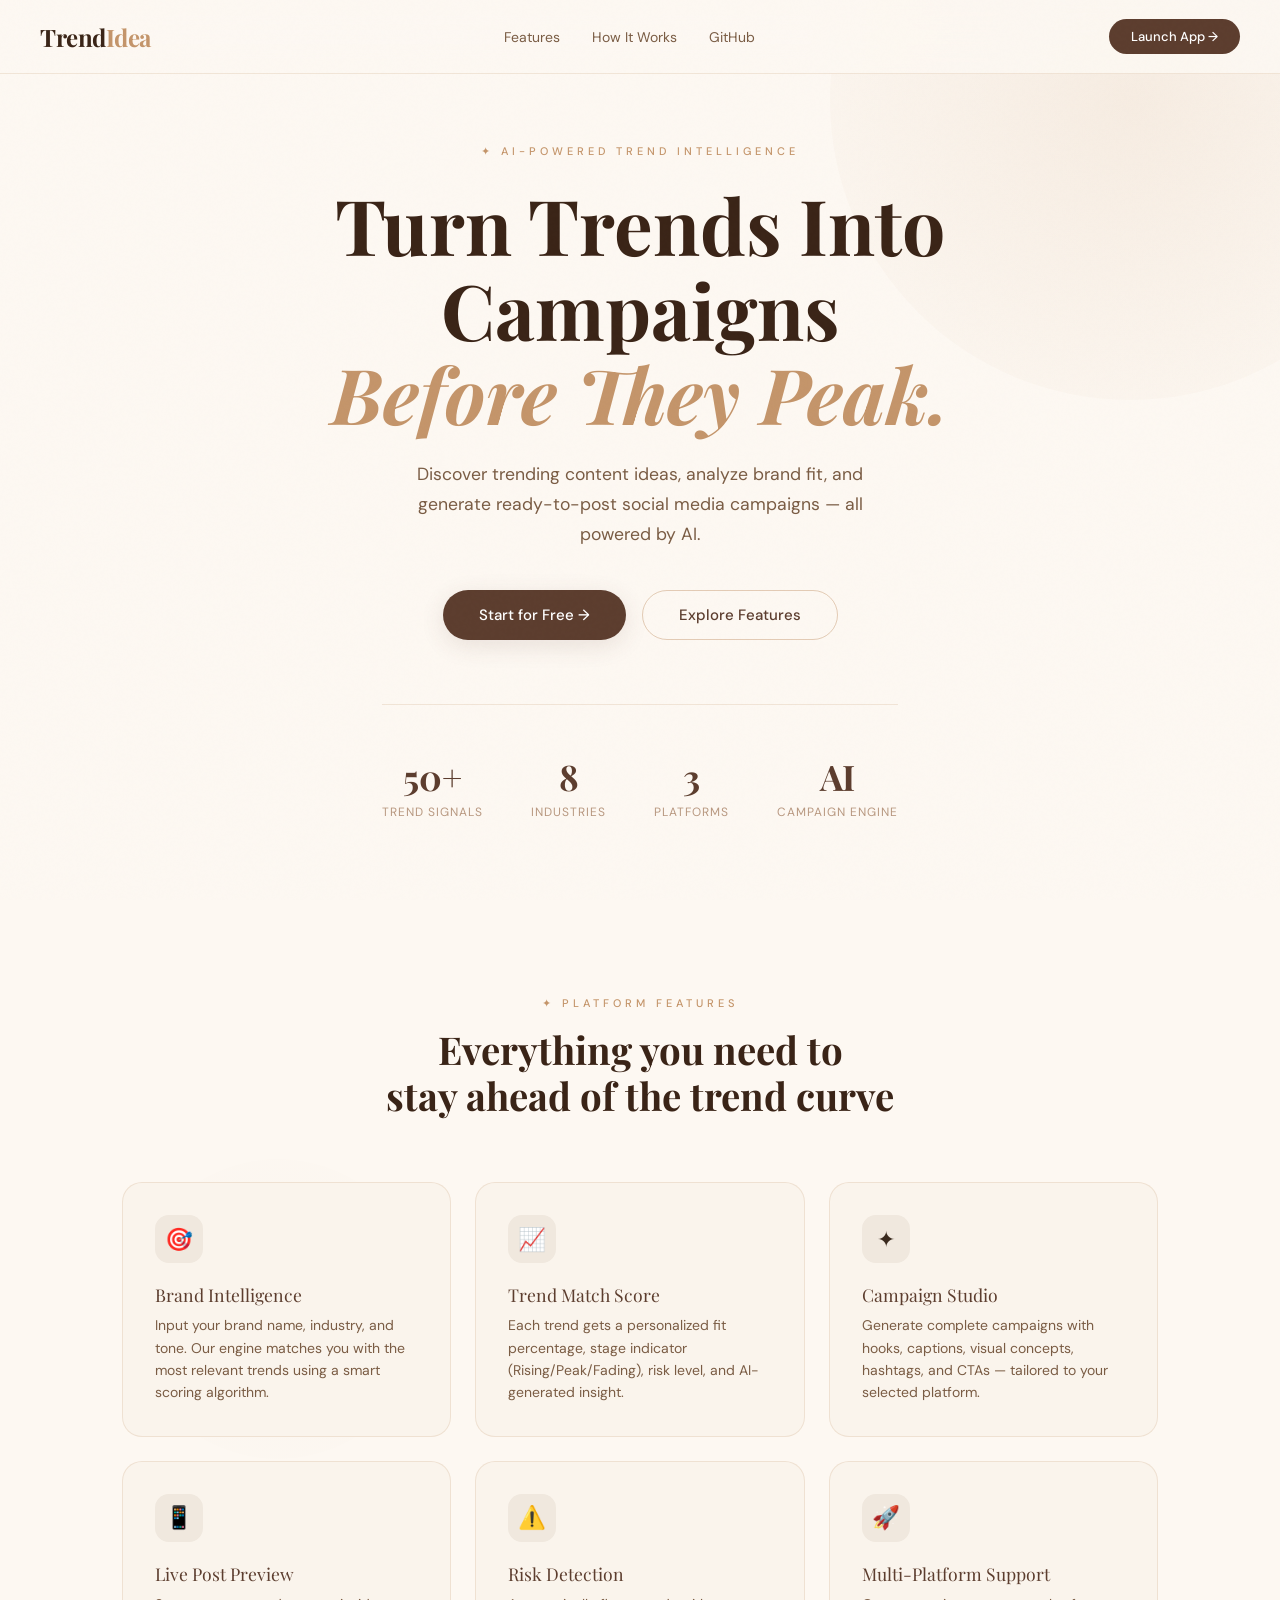
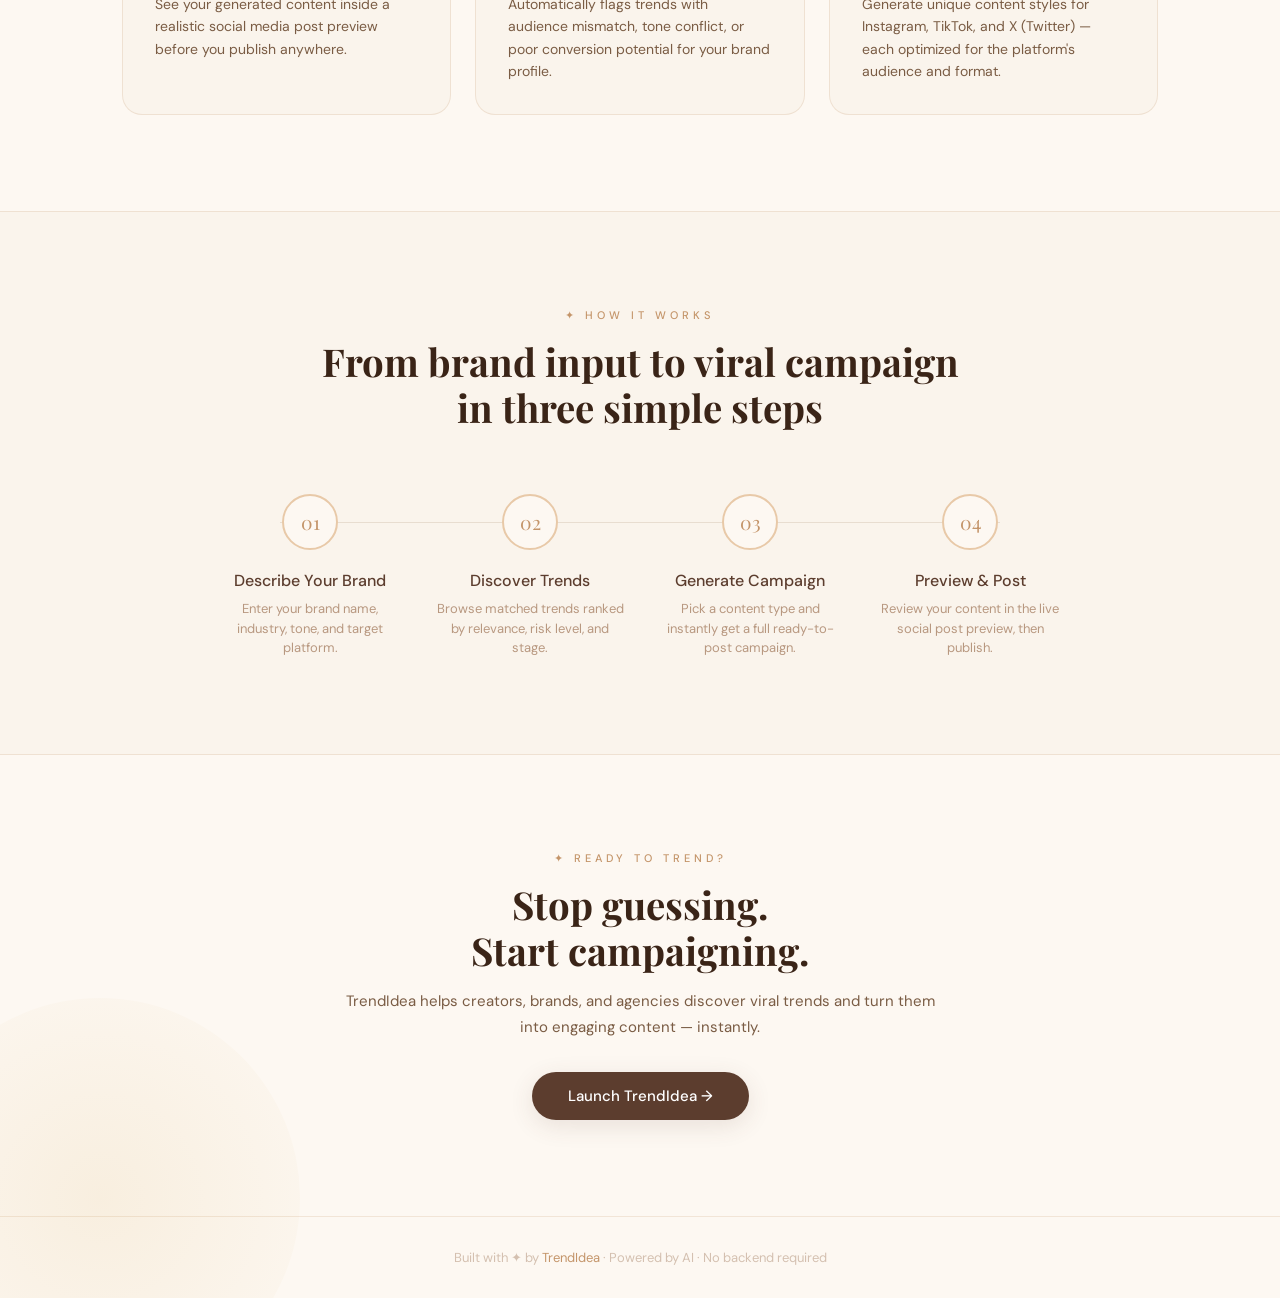
<file: tt.html>
<!DOCTYPE html>
<html lang="en">
<head>
  <meta charset="UTF-8">
  <meta name="viewport" content="width=device-width, initial-scale=1.0">
  <title>TrendIdea — Turn Trends Into Campaigns</title>
  <link rel="preconnect" href="https://fonts.googleapis.com">
  <link rel="preconnect" href="https://fonts.gstatic.com" crossorigin>
  <link href="https://fonts.googleapis.com/css2?family=Playfair+Display:ital,wght@0,400;0,600;0,700;1,400;1,600&family=DM+Sans:wght@300;400;500;600&display=swap" rel="stylesheet">
  <style>
    *, *::before, *::after { box-sizing: border-box; margin: 0; padding: 0; }

    :root {
      --cream: #fdf8f2;
      --warm-white: #faf4ec;
      --tan: #e8ddd0;
      --light-tan: #f0e8de;
      --brown: #9b7355;
      --mid-brown: #7a5c44;
      --dark-brown: #5c3d2e;
      --deep-brown: #3a2417;
      --accent: #c4956a;
      --accent-light: #e8c9a8;
      --gold: #d4a853;
      --text-dark: #3a2a1e;
      --text-mid: #7a5c44;
      --text-light: #b89880;
      --text-faint: #d4c0b0;
      --card-border: rgba(196,149,106,0.2);
      --card-border-hover: rgba(196,149,106,0.45);
      --shadow-sm: 0 2px 12px rgba(92,61,46,0.08);
      --shadow-md: 0 6px 24px rgba(92,61,46,0.12);
      --shadow-lg: 0 16px 48px rgba(92,61,46,0.16);
    }

    html { scroll-behavior: smooth; }

    body {
      font-family: 'DM Sans', sans-serif;
      background: var(--cream);
      color: var(--text-dark);
      min-height: 100vh;
      overflow-x: hidden;
    }

    /* ── SCROLLBAR ── */
    ::-webkit-scrollbar { width: 6px; }
    ::-webkit-scrollbar-track { background: var(--light-tan); }
    ::-webkit-scrollbar-thumb { background: var(--accent-light); border-radius: 3px; }

    /* ── NOISE TEXTURE ── */
    body::before {
      content: '';
      position: fixed;
      inset: 0;
      background-image: url("data:image/svg+xml,%3Csvg viewBox='0 0 256 256' xmlns='http://www.w3.org/2000/svg'%3E%3Cfilter id='noise'%3E%3CfeTurbulence type='fractalNoise' baseFrequency='0.9' numOctaves='4' stitchTiles='stitch'/%3E%3C/filter%3E%3Crect width='100%25' height='100%25' filter='url(%23noise)' opacity='0.03'/%3E%3C/svg%3E");
      pointer-events: none;
      z-index: 9999;
      opacity: 0.4;
    }

    /* ── PAGES ── */
    .page { display: none; min-height: 100vh; }
    .page.active { display: block; }

    /* ══════════════════════════════════════
       LANDING PAGE
    ══════════════════════════════════════ */
    #page-landing {
      background: var(--cream);
      position: relative;
    }

    .landing-bg {
      position: absolute;
      inset: 0;
      overflow: hidden;
      pointer-events: none;
    }
    .bg-circle {
      position: absolute;
      border-radius: 50%;
      opacity: 0.12;
    }
    .bg-circle-1 {
      width: 600px; height: 600px;
      top: -200px; right: -150px;
      background: radial-gradient(circle, var(--accent), transparent);
    }
    .bg-circle-2 {
      width: 400px; height: 400px;
      bottom: -100px; left: -100px;
      background: radial-gradient(circle, var(--gold), transparent);
    }
    .bg-circle-3 {
      width: 300px; height: 300px;
      top: 40%; left: 10%;
      background: radial-gradient(circle, var(--tan), transparent);
    }

    /* NAV */
    .nav {
      position: fixed;
      top: 0; left: 0; right: 0;
      z-index: 100;
      padding: 1.2rem 2.5rem;
      display: flex;
      align-items: center;
      justify-content: space-between;
      background: rgba(253,248,242,0.85);
      backdrop-filter: blur(20px);
      border-bottom: 1px solid var(--card-border);
    }
    .nav-logo {
      font-family: 'Playfair Display', serif;
      font-size: 1.5rem;
      font-weight: 700;
      color: var(--deep-brown);
      letter-spacing: -0.5px;
      cursor: pointer;
    }
    .nav-logo span { color: var(--accent); }
    .nav-links { display: flex; gap: 2rem; align-items: center; }
    .nav-link {
      font-size: 14px;
      color: var(--text-mid);
      text-decoration: none;
      cursor: pointer;
      transition: color 0.2s;
    }
    .nav-link:hover { color: var(--dark-brown); }
    .nav-cta {
      padding: 9px 22px;
      background: var(--dark-brown);
      color: #fff;
      border: none;
      border-radius: 25px;
      font-family: 'DM Sans', sans-serif;
      font-size: 13px;
      font-weight: 500;
      cursor: pointer;
      transition: all 0.2s;
    }
    .nav-cta:hover {
      background: var(--brown);
      transform: translateY(-1px);
      box-shadow: var(--shadow-sm);
    }

    /* HERO */
    .hero {
      min-height: 100vh;
      display: flex;
      flex-direction: column;
      align-items: center;
      justify-content: center;
      text-align: center;
      padding: 8rem 2rem 4rem;
      position: relative;
    }
    .hero-eyebrow {
      font-size: 11px;
      letter-spacing: 4px;
      text-transform: uppercase;
      color: var(--accent);
      font-weight: 500;
      margin-bottom: 1.5rem;
      animation: fadeUp 0.8s ease both;
    }
    .hero-title {
      font-family: 'Playfair Display', serif;
      font-size: clamp(2.8rem, 6vw, 5rem);
      font-weight: 700;
      color: var(--deep-brown);
      line-height: 1.1;
      max-width: 800px;
      margin-bottom: 1.5rem;
      animation: fadeUp 0.8s ease 0.1s both;
    }
    .hero-title em {
      font-style: italic;
      color: var(--accent);
    }
    .hero-sub {
      font-size: 1.1rem;
      color: var(--text-mid);
      max-width: 520px;
      line-height: 1.7;
      margin-bottom: 2.5rem;
      animation: fadeUp 0.8s ease 0.2s both;
    }
    .hero-btns {
      display: flex;
      gap: 1rem;
      flex-wrap: wrap;
      justify-content: center;
      animation: fadeUp 0.8s ease 0.3s both;
    }
    .btn-hero-primary {
      padding: 14px 36px;
      background: var(--dark-brown);
      color: #fff;
      border: none;
      border-radius: 30px;
      font-family: 'DM Sans', sans-serif;
      font-size: 15px;
      font-weight: 500;
      cursor: pointer;
      transition: all 0.25s;
      box-shadow: var(--shadow-md);
    }
    .btn-hero-primary:hover {
      background: var(--deep-brown);
      transform: translateY(-2px);
      box-shadow: var(--shadow-lg);
    }
    .btn-hero-secondary {
      padding: 14px 36px;
      background: transparent;
      color: var(--dark-brown);
      border: 1.5px solid var(--card-border-hover);
      border-radius: 30px;
      font-family: 'DM Sans', sans-serif;
      font-size: 15px;
      font-weight: 500;
      cursor: pointer;
      transition: all 0.25s;
    }
    .btn-hero-secondary:hover {
      background: var(--light-tan);
      transform: translateY(-2px);
    }

    /* STATS BAR */
    .stats-bar {
      display: flex;
      gap: 3rem;
      justify-content: center;
      margin-top: 4rem;
      padding-top: 3rem;
      border-top: 1px solid var(--card-border);
      animation: fadeUp 0.8s ease 0.4s both;
      flex-wrap: wrap;
    }
    .stat-item { text-align: center; }
    .stat-num {
      font-family: 'Playfair Display', serif;
      font-size: 2.2rem;
      font-weight: 700;
      color: var(--dark-brown);
    }
    .stat-label {
      font-size: 12px;
      color: var(--text-light);
      letter-spacing: 1px;
      text-transform: uppercase;
      margin-top: 4px;
    }

    /* FEATURES SECTION */
    .features {
      padding: 6rem 2rem;
      max-width: 1100px;
      margin: 0 auto;
    }
    .section-header {
      text-align: center;
      margin-bottom: 4rem;
    }
    .section-eyebrow {
      font-size: 11px;
      letter-spacing: 4px;
      text-transform: uppercase;
      color: var(--accent);
      font-weight: 500;
      margin-bottom: 1rem;
    }
    .section-title {
      font-family: 'Playfair Display', serif;
      font-size: clamp(1.8rem, 3vw, 2.8rem);
      color: var(--deep-brown);
      line-height: 1.2;
    }
    .features-grid {
      display: grid;
      grid-template-columns: repeat(auto-fit, minmax(280px, 1fr));
      gap: 1.5rem;
    }
    .feature-card {
      background: var(--warm-white);
      border: 1px solid var(--card-border);
      border-radius: 20px;
      padding: 2rem;
      transition: all 0.3s;
      position: relative;
      overflow: hidden;
    }
    .feature-card::before {
      content: '';
      position: absolute;
      top: 0; left: 0; right: 0;
      height: 3px;
      background: linear-gradient(90deg, var(--accent), var(--gold));
      opacity: 0;
      transition: opacity 0.3s;
    }
    .feature-card:hover {
      transform: translateY(-4px);
      box-shadow: var(--shadow-md);
      border-color: var(--card-border-hover);
    }
    .feature-card:hover::before { opacity: 1; }
    .feature-icon {
      width: 48px; height: 48px;
      background: var(--light-tan);
      border-radius: 14px;
      display: flex;
      align-items: center;
      justify-content: center;
      font-size: 1.4rem;
      margin-bottom: 1.25rem;
    }
    .feature-title {
      font-family: 'Playfair Display', serif;
      font-size: 1.1rem;
      color: var(--dark-brown);
      margin-bottom: 0.5rem;
    }
    .feature-desc {
      font-size: 14px;
      color: var(--text-mid);
      line-height: 1.6;
    }

    /* HOW IT WORKS */
    .how-it-works {
      padding: 6rem 2rem;
      background: var(--warm-white);
      border-top: 1px solid var(--card-border);
      border-bottom: 1px solid var(--card-border);
    }
    .how-inner {
      max-width: 900px;
      margin: 0 auto;
    }
    .steps-row {
      display: flex;
      gap: 0;
      position: relative;
      margin-top: 3rem;
      flex-wrap: wrap;
      justify-content: center;
    }
    .steps-row::before {
      content: '';
      position: absolute;
      top: 28px; left: 10%; right: 10%;
      height: 1px;
      background: var(--tan);
    }
    .step {
      flex: 1;
      min-width: 180px;
      max-width: 220px;
      text-align: center;
      padding: 0 1rem;
      position: relative;
    }
    .step-num {
      width: 56px; height: 56px;
      border-radius: 50%;
      background: var(--cream);
      border: 2px solid var(--accent-light);
      display: flex;
      align-items: center;
      justify-content: center;
      font-family: 'Playfair Display', serif;
      font-size: 1.2rem;
      color: var(--accent);
      margin: 0 auto 1.25rem;
      position: relative;
      z-index: 1;
    }
    .step-title {
      font-weight: 500;
      color: var(--dark-brown);
      margin-bottom: 0.5rem;
    }
    .step-desc { font-size: 13px; color: var(--text-light); line-height: 1.5; }

    /* CTA BANNER */
    .cta-banner {
      padding: 6rem 2rem;
      text-align: center;
    }
    .cta-inner {
      max-width: 600px;
      margin: 0 auto;
    }
    .cta-inner .section-title { margin-bottom: 1rem; }
    .cta-inner p { font-size: 15px; color: var(--text-mid); margin-bottom: 2rem; line-height: 1.7; }

    footer {
      padding: 2rem;
      text-align: center;
      border-top: 1px solid var(--card-border);
      font-size: 13px;
      color: var(--text-faint);
    }
    footer span { color: var(--accent); }

    /* ══════════════════════════════════════
       APP PAGE
    ══════════════════════════════════════ */
    #page-app { background: var(--cream); }

    .app-nav {
      position: sticky;
      top: 0;
      z-index: 100;
      background: rgba(253,248,242,0.92);
      backdrop-filter: blur(20px);
      border-bottom: 1px solid var(--card-border);
      padding: 0 2rem;
      display: flex;
      align-items: center;
      justify-content: space-between;
      height: 60px;
    }
    .app-nav-logo {
      font-family: 'Playfair Display', serif;
      font-size: 1.25rem;
      font-weight: 700;
      color: var(--deep-brown);
      cursor: pointer;
    }
    .app-nav-logo span { color: var(--accent); }
    .app-tabs {
      display: flex;
      gap: 4px;
    }
    .app-tab {
      padding: 7px 18px;
      border-radius: 20px;
      border: none;
      background: transparent;
      font-family: 'DM Sans', sans-serif;
      font-size: 13px;
      font-weight: 500;
      color: var(--text-mid);
      cursor: pointer;
      transition: all 0.2s;
      display: flex;
      align-items: center;
      gap: 6px;
    }
    .app-tab:hover { color: var(--dark-brown); background: var(--light-tan); }
    .app-tab.active { background: var(--dark-brown); color: #fff; }
    .app-tab-icon { font-size: 16px; }

    .app-container { max-width: 820px; margin: 0 auto; padding: 2.5rem 1.5rem; }

    /* APP SECTIONS */
    .app-section { display: none; animation: fadeUp 0.4s ease; }
    .app-section.active { display: block; }

    .app-section-header { margin-bottom: 2rem; }
    .app-section-header h2 {
      font-family: 'Playfair Display', serif;
      font-size: 1.6rem;
      color: var(--deep-brown);
      margin-bottom: 0.4rem;
    }
    .app-section-header p { font-size: 14px; color: var(--text-light); }

    /* BRAND FORM */
    .brand-form {
      background: var(--warm-white);
      border: 1px solid var(--card-border);
      border-radius: 20px;
      padding: 2rem;
    }
    .form-grid { display: grid; grid-template-columns: 1fr 1fr; gap: 1.25rem; }
    .form-grid.cols-1 { grid-template-columns: 1fr; }
    .form-grid.cols-3 { grid-template-columns: 1fr 1fr 1fr; }
    .form-field { display: flex; flex-direction: column; gap: 6px; }
    .form-label {
      font-size: 11px;
      letter-spacing: 2px;
      text-transform: uppercase;
      color: var(--text-light);
      font-weight: 500;
    }
    .form-input, .form-select {
      padding: 11px 15px;
      border: 1.5px solid var(--card-border);
      background: var(--cream);
      border-radius: 10px;
      font-family: 'DM Sans', sans-serif;
      font-size: 14px;
      color: var(--text-dark);
      outline: none;
      transition: border-color 0.2s, box-shadow 0.2s;
      -webkit-appearance: none;
    }
    .form-input:focus, .form-select:focus {
      border-color: var(--accent);
      box-shadow: 0 0 0 3px rgba(196,149,106,0.12);
    }
    .form-select { cursor: pointer; background-image: url("data:image/svg+xml,%3Csvg xmlns='http://www.w3.org/2000/svg' width='12' height='12' viewBox='0 0 24 24' fill='none' stroke='%239b7355' stroke-width='2'%3E%3Cpolyline points='6 9 12 15 18 9'/%3E%3C/svg%3E"); background-repeat: no-repeat; background-position: right 14px center; padding-right: 36px; }

    .btn-primary {
      width: 100%;
      padding: 13px 24px;
      background: var(--dark-brown);
      color: #fff;
      border: none;
      border-radius: 12px;
      font-family: 'DM Sans', sans-serif;
      font-size: 15px;
      font-weight: 500;
      cursor: pointer;
      transition: all 0.2s;
      margin-top: 1.25rem;
      letter-spacing: 0.3px;
    }
    .btn-primary:hover { background: var(--deep-brown); transform: translateY(-1px); box-shadow: var(--shadow-sm); }
    .btn-primary:disabled { opacity: 0.55; transform: none; cursor: not-allowed; }
    .btn-primary.loading { position: relative; color: transparent; }
    .btn-primary.loading::after {
      content: '';
      position: absolute;
      top: 50%; left: 50%;
      width: 18px; height: 18px;
      margin: -9px 0 0 -9px;
      border: 2px solid rgba(255,255,255,0.3);
      border-top-color: #fff;
      border-radius: 50%;
      animation: spin 0.7s linear infinite;
    }

    .brand-summary {
      background: var(--light-tan);
      border: 1px solid var(--card-border);
      border-radius: 14px;
      padding: 1rem 1.25rem;
      margin-bottom: 1.5rem;
      display: flex;
      align-items: center;
      gap: 1rem;
      flex-wrap: wrap;
    }
    .brand-summary-title {
      font-size: 13px;
      color: var(--text-light);
      margin-right: auto;
    }
    .brand-chip {
      padding: 4px 12px;
      background: var(--warm-white);
      border: 1px solid var(--card-border);
      border-radius: 20px;
      font-size: 12px;
      color: var(--dark-brown);
      font-weight: 500;
    }
    .btn-edit {
      padding: 5px 14px;
      background: transparent;
      border: 1px solid var(--accent-light);
      border-radius: 8px;
      font-family: 'DM Sans', sans-serif;
      font-size: 12px;
      color: var(--brown);
      cursor: pointer;
      transition: all 0.2s;
    }
    .btn-edit:hover { background: var(--accent-light); }

    /* TREND CARDS */
    .trends-header {
      display: flex;
      align-items: center;
      justify-content: space-between;
      margin-bottom: 1rem;
      gap: 1rem;
      flex-wrap: wrap;
    }
    .trends-count {
      font-size: 13px;
      color: var(--text-light);
    }
    .filter-chips {
      display: flex;
      gap: 6px;
      flex-wrap: wrap;
    }
    .filter-chip {
      padding: 4px 12px;
      border-radius: 20px;
      border: 1px solid var(--card-border);
      background: transparent;
      font-family: 'DM Sans', sans-serif;
      font-size: 12px;
      color: var(--text-mid);
      cursor: pointer;
      transition: all 0.2s;
    }
    .filter-chip:hover, .filter-chip.active {
      background: var(--dark-brown);
      color: #fff;
      border-color: var(--dark-brown);
    }

    .trends-grid { display: grid; gap: 1rem; }

    .trend-card {
      background: var(--warm-white);
      border: 1.5px solid var(--card-border);
      border-radius: 18px;
      padding: 1.25rem 1.5rem;
      transition: all 0.3s;
      position: relative;
      overflow: hidden;
    }
    .trend-card::after {
      content: '';
      position: absolute;
      top: 0; bottom: 0; left: 0;
      width: 4px;
      background: linear-gradient(180deg, var(--accent), var(--gold));
      opacity: 0;
      transition: opacity 0.3s;
      border-radius: 4px 0 0 4px;
    }
    .trend-card:hover {
      transform: translateY(-2px);
      box-shadow: var(--shadow-md);
      border-color: var(--card-border-hover);
    }
    .trend-card:hover::after { opacity: 1; }
    .trend-card.selected {
      border-color: var(--accent);
      background: #fff;
      box-shadow: var(--shadow-sm);
    }
    .trend-card.selected::after { opacity: 1; }

    .trend-top {
      display: flex;
      align-items: flex-start;
      justify-content: space-between;
      gap: 1rem;
      margin-bottom: 10px;
    }
    .trend-name {
      font-family: 'Playfair Display', serif;
      font-size: 1.1rem;
      color: var(--deep-brown);
      flex: 1;
    }
    .match-badge {
      flex-shrink: 0;
      padding: 4px 12px;
      border-radius: 20px;
      font-size: 12px;
      font-weight: 600;
      background: rgba(196,149,106,0.12);
      color: var(--brown);
    }
    .match-badge.high { background: rgba(92,61,46,0.1); color: var(--dark-brown); }
    .match-badge.top { background: var(--dark-brown); color: #fff; }

    .trend-tags {
      display: flex;
      gap: 6px;
      flex-wrap: wrap;
      margin-bottom: 12px;
    }
    .tag {
      font-size: 11px;
      padding: 3px 10px;
      border-radius: 20px;
      background: var(--light-tan);
      color: var(--text-mid);
    }
    .tag.stage-rising { background: rgba(212,168,83,0.15); color: #9a7420; }
    .tag.stage-peak { background: rgba(196,149,106,0.2); color: var(--brown); }
    .tag.stage-fading { background: rgba(184,152,128,0.15); color: var(--text-light); }

    .trend-progress-row { margin-bottom: 10px; }
    .progress-labels {
      display: flex;
      justify-content: space-between;
      font-size: 11px;
      color: var(--text-light);
      margin-bottom: 5px;
    }
    .progress-track {
      height: 5px;
      background: var(--light-tan);
      border-radius: 3px;
      overflow: hidden;
    }
    .progress-fill {
      height: 100%;
      background: linear-gradient(90deg, var(--accent), var(--gold));
      border-radius: 3px;
      transition: width 0.8s cubic-bezier(0.4,0,0.2,1);
    }

    .trend-insight {
      font-size: 13px;
      color: var(--text-mid);
      line-height: 1.6;
      font-style: italic;
      border-left: 2px solid var(--accent-light);
      padding-left: 10px;
      margin-bottom: 12px;
    }

    .trend-footer {
      display: flex;
      align-items: center;
      justify-content: space-between;
      flex-wrap: wrap;
      gap: 8px;
    }
    .trend-meta {
      display: flex;
      gap: 12px;
      font-size: 12px;
      color: var(--text-light);
      align-items: center;
    }
    .risk-dot {
      width: 7px; height: 7px;
      border-radius: 50%;
      display: inline-block;
      margin-right: 4px;
    }
    .risk-low { background: #6ab187; }
    .risk-medium { background: var(--gold); }
    .risk-high { background: #c47a5a; }

    .btn-select-trend {
      padding: 7px 18px;
      border: 1.5px solid var(--accent);
      background: transparent;
      border-radius: 10px;
      font-family: 'DM Sans', sans-serif;
      font-size: 13px;
      color: var(--accent);
      cursor: pointer;
      transition: all 0.2s;
      font-weight: 500;
    }
    .btn-select-trend:hover, .btn-select-trend.active {
      background: var(--accent);
      color: #fff;
    }

    /* RISK SECTION */
    .risk-section {
      margin-top: 2rem;
      border: 1px solid rgba(196,149,106,0.25);
      border-radius: 16px;
      overflow: hidden;
    }
    .risk-header {
      padding: 1rem 1.25rem;
      background: rgba(196,149,106,0.07);
      border-bottom: 1px solid rgba(196,149,106,0.15);
      display: flex;
      align-items: center;
      gap: 8px;
      font-size: 13px;
      font-weight: 500;
      color: var(--text-mid);
    }
    .risk-item {
      padding: 0.75rem 1.25rem;
      border-bottom: 1px solid var(--card-border);
      font-size: 13px;
      color: var(--text-mid);
      line-height: 1.5;
    }
    .risk-item:last-child { border-bottom: none; }
    .risk-name { font-weight: 500; color: var(--dark-brown); }

    /* ══════════════════════════════════════
       CAMPAIGN STUDIO
    ══════════════════════════════════════ */
    .studio-controls {
      background: var(--warm-white);
      border: 1px solid var(--card-border);
      border-radius: 20px;
      padding: 1.5rem;
      margin-bottom: 1.5rem;
    }
    .selected-trend-row {
      display: flex;
      align-items: center;
      gap: 12px;
      padding: 12px 16px;
      background: var(--cream);
      border: 1.5px solid var(--card-border);
      border-radius: 12px;
      margin-bottom: 1.25rem;
    }
    .selected-label { font-size: 11px; color: var(--text-light); text-transform: uppercase; letter-spacing: 1px; white-space: nowrap; }
    .selected-value { font-weight: 500; color: var(--dark-brown); flex: 1; }
    .change-trend-btn {
      font-size: 12px;
      color: var(--accent);
      cursor: pointer;
      border: none;
      background: none;
      font-family: 'DM Sans', sans-serif;
      transition: color 0.2s;
    }
    .change-trend-btn:hover { color: var(--dark-brown); }

    /* OUTPUT */
    .output-area { margin-top: 1.5rem; }

    .output-card {
      background: var(--warm-white);
      border: 1px solid var(--card-border);
      border-radius: 20px;
      overflow: hidden;
      animation: fadeUp 0.5s ease;
    }
    .output-header {
      padding: 1rem 1.5rem;
      border-bottom: 1px solid var(--card-border);
      display: flex;
      align-items: center;
      justify-content: space-between;
    }
    .output-header-title {
      font-family: 'Playfair Display', serif;
      font-size: 1rem;
      color: var(--dark-brown);
    }
    .output-platform-badge {
      font-size: 11px;
      padding: 3px 10px;
      background: var(--light-tan);
      border-radius: 12px;
      color: var(--text-mid);
    }
    .output-body { padding: 1.5rem; }

    .output-block { margin-bottom: 1.25rem; }
    .output-block:last-child { margin-bottom: 0; }
    .output-block-label {
      font-size: 10px;
      letter-spacing: 3px;
      text-transform: uppercase;
      color: var(--text-light);
      font-weight: 500;
      margin-bottom: 6px;
    }
    .output-hook {
      font-family: 'Playfair Display', serif;
      font-size: 1.2rem;
      color: var(--deep-brown);
      line-height: 1.4;
    }
    .output-caption {
      font-size: 14px;
      color: var(--text-dark);
      line-height: 1.7;
      white-space: pre-line;
    }
    .output-visual {
      font-size: 13px;
      color: var(--text-mid);
      font-style: italic;
      padding: 10px 14px;
      background: var(--light-tan);
      border-radius: 10px;
      line-height: 1.5;
    }
    .output-cta {
      font-size: 14px;
      color: var(--brown);
      font-weight: 500;
    }
    .hashtag-row { display: flex; flex-wrap: wrap; gap: 6px; }
    .hashtag {
      font-size: 12px;
      padding: 4px 12px;
      background: rgba(196,149,106,0.1);
      border-radius: 20px;
      color: var(--brown);
      font-weight: 500;
    }

    /* SOCIAL PREVIEW */
    .preview-card {
      border: 1px solid var(--card-border);
      border-radius: 18px;
      overflow: hidden;
      margin-top: 1.5rem;
      background: #fff;
      animation: fadeUp 0.5s ease 0.1s both;
    }
    .preview-top {
      padding: 12px 16px;
      display: flex;
      align-items: center;
      gap: 10px;
      border-bottom: 1px solid var(--card-border);
    }
    .preview-avatar {
      width: 38px; height: 38px;
      border-radius: 50%;
      background: var(--light-tan);
      display: flex;
      align-items: center;
      justify-content: center;
      font-family: 'Playfair Display', serif;
      font-size: 13px;
      font-weight: 600;
      color: var(--dark-brown);
      flex-shrink: 0;
    }
    .preview-user-name { font-size: 13px; font-weight: 600; color: var(--text-dark); }
    .preview-user-handle { font-size: 11px; color: var(--text-light); }
    .preview-image-area {
      height: 200px;
      background: linear-gradient(135deg, var(--light-tan) 0%, var(--tan) 50%, var(--accent-light) 100%);
      display: flex;
      align-items: center;
      justify-content: center;
      position: relative;
    }
    .preview-image-text {
      font-size: 12px;
      color: var(--text-mid);
      letter-spacing: 2px;
      text-transform: uppercase;
      font-weight: 500;
    }
    .preview-image-overlay {
      position: absolute;
      bottom: 12px; right: 12px;
      padding: 4px 10px;
      background: rgba(253,248,242,0.85);
      border-radius: 8px;
      font-size: 11px;
      color: var(--brown);
      font-weight: 500;
    }
    .preview-body {
      padding: 14px 16px;
    }
    .preview-caption-text {
      font-size: 13px;
      color: var(--text-dark);
      line-height: 1.6;
      margin-bottom: 10px;
    }
    .preview-caption-text strong { font-weight: 600; }
    .preview-actions {
      display: flex;
      gap: 18px;
      font-size: 12px;
      color: var(--text-light);
      padding-top: 10px;
      border-top: 1px solid var(--card-border);
    }
    .preview-action { display: flex; align-items: center; gap: 4px; cursor: pointer; transition: color 0.2s; }
    .preview-action:hover { color: var(--accent); }

    /* SHIMMER */
    .shimmer-box {
      border-radius: 10px;
      background: linear-gradient(90deg, var(--light-tan) 25%, var(--tan) 50%, var(--light-tan) 75%);
      background-size: 200% 100%;
      animation: shimmer 1.4s infinite;
    }
    @keyframes shimmer {
      0% { background-position: 200% 0; }
      100% { background-position: -200% 0; }
    }

    /* EMPTY STATE */
    .empty-state {
      text-align: center;
      padding: 3rem 2rem;
      color: var(--text-light);
    }
    .empty-icon { font-size: 2.5rem; margin-bottom: 1rem; opacity: 0.5; }
    .empty-title { font-family: 'Playfair Display', serif; font-size: 1.1rem; color: var(--text-mid); margin-bottom: 0.5rem; }
    .empty-desc { font-size: 13px; }

    /* ANIMATIONS */
    @keyframes fadeUp {
      from { opacity: 0; transform: translateY(16px); }
      to { opacity: 1; transform: translateY(0); }
    }
    @keyframes spin {
      to { transform: rotate(360deg); }
    }

    /* RESPONSIVE */
    @media (max-width: 700px) {
      .nav-links { display: none; }
      .form-grid { grid-template-columns: 1fr; }
      .form-grid.cols-3 { grid-template-columns: 1fr 1fr; }
      .app-tab { padding: 6px 10px; font-size: 12px; }
      .app-tab-icon { display: none; }
      .stats-bar { gap: 2rem; }
      .steps-row::before { display: none; }
      .hero-title { font-size: 2.2rem; }
    }
  </style>
</head>
<body>

<!-- ════════════════════════════════════════
     LANDING PAGE
════════════════════════════════════════ -->
<div class="page active" id="page-landing">
  <div class="landing-bg">
    <div class="bg-circle bg-circle-1"></div>
    <div class="bg-circle bg-circle-2"></div>
    <div class="bg-circle bg-circle-3"></div>
  </div>

  <nav class="nav">
    <div class="nav-logo">Trend<span>Idea</span></div>
    <div class="nav-links">
      <a class="nav-link" onclick="scrollToFeatures()">Features</a>
      <a class="nav-link" onclick="scrollToHow()">How It Works</a>
      <a class="nav-link" href="https://github.com" target="_blank">GitHub</a>
    </div>
    <button class="nav-cta" onclick="openApp()">Launch App →</button>
  </nav>

  <section class="hero">
    <div class="hero-eyebrow">✦ AI-Powered Trend Intelligence</div>
    <h1 class="hero-title">Turn Trends Into Campaigns<br><em>Before They Peak.</em></h1>
    <p class="hero-sub">Discover trending content ideas, analyze brand fit, and generate ready-to-post social media campaigns — all powered by AI.</p>
    <div class="hero-btns">
      <button class="btn-hero-primary" onclick="openApp()">Start for Free →</button>
      <button class="btn-hero-secondary" onclick="scrollToFeatures()">Explore Features</button>
    </div>
    <div class="stats-bar">
      <div class="stat-item">
        <div class="stat-num">50+</div>
        <div class="stat-label">Trend Signals</div>
      </div>
      <div class="stat-item">
        <div class="stat-num">8</div>
        <div class="stat-label">Industries</div>
      </div>
      <div class="stat-item">
        <div class="stat-num">3</div>
        <div class="stat-label">Platforms</div>
      </div>
      <div class="stat-item">
        <div class="stat-num">AI</div>
        <div class="stat-label">Campaign Engine</div>
      </div>
    </div>
  </section>

  <section class="features" id="features-section">
    <div class="section-header">
      <div class="section-eyebrow">✦ Platform Features</div>
      <h2 class="section-title">Everything you need to<br>stay ahead of the trend curve</h2>
    </div>
    <div class="features-grid">
      <div class="feature-card">
        <div class="feature-icon">🎯</div>
        <div class="feature-title">Brand Intelligence</div>
        <div class="feature-desc">Input your brand name, industry, and tone. Our engine matches you with the most relevant trends using a smart scoring algorithm.</div>
      </div>
      <div class="feature-card">
        <div class="feature-icon">📈</div>
        <div class="feature-title">Trend Match Score</div>
        <div class="feature-desc">Each trend gets a personalized fit percentage, stage indicator (Rising/Peak/Fading), risk level, and AI-generated insight.</div>
      </div>
      <div class="feature-card">
        <div class="feature-icon">✦</div>
        <div class="feature-title">Campaign Studio</div>
        <div class="feature-desc">Generate complete campaigns with hooks, captions, visual concepts, hashtags, and CTAs — tailored to your selected platform.</div>
      </div>
      <div class="feature-card">
        <div class="feature-icon">📱</div>
        <div class="feature-title">Live Post Preview</div>
        <div class="feature-desc">See your generated content inside a realistic social media post preview before you publish anywhere.</div>
      </div>
      <div class="feature-card">
        <div class="feature-icon">⚠️</div>
        <div class="feature-title">Risk Detection</div>
        <div class="feature-desc">Automatically flags trends with audience mismatch, tone conflict, or poor conversion potential for your brand profile.</div>
      </div>
      <div class="feature-card">
        <div class="feature-icon">🚀</div>
        <div class="feature-title">Multi-Platform Support</div>
        <div class="feature-desc">Generate unique content styles for Instagram, TikTok, and X (Twitter) — each optimized for the platform's audience and format.</div>
      </div>
    </div>
  </section>

  <section class="how-it-works" id="how-section">
    <div class="how-inner">
      <div class="section-header">
        <div class="section-eyebrow">✦ How It Works</div>
        <h2 class="section-title">From brand input to viral campaign<br>in three simple steps</h2>
      </div>
      <div class="steps-row">
        <div class="step">
          <div class="step-num">01</div>
          <div class="step-title">Describe Your Brand</div>
          <div class="step-desc">Enter your brand name, industry, tone, and target platform.</div>
        </div>
        <div class="step">
          <div class="step-num">02</div>
          <div class="step-title">Discover Trends</div>
          <div class="step-desc">Browse matched trends ranked by relevance, risk level, and stage.</div>
        </div>
        <div class="step">
          <div class="step-num">03</div>
          <div class="step-title">Generate Campaign</div>
          <div class="step-desc">Pick a content type and instantly get a full ready-to-post campaign.</div>
        </div>
        <div class="step">
          <div class="step-num">04</div>
          <div class="step-title">Preview & Post</div>
          <div class="step-desc">Review your content in the live social post preview, then publish.</div>
        </div>
      </div>
    </div>
  </section>

  <section class="cta-banner">
    <div class="cta-inner">
      <div class="section-eyebrow">✦ Ready to Trend?</div>
      <h2 class="section-title">Stop guessing.<br>Start campaigning.</h2>
      <p>TrendIdea helps creators, brands, and agencies discover viral trends and turn them into engaging content — instantly.</p>
      <button class="btn-hero-primary" onclick="openApp()">Launch TrendIdea →</button>
    </div>
  </section>

  <footer>
    Built with ✦ by <span>TrendIdea</span> · Powered by AI · No backend required
  </footer>
</div>


<!-- ════════════════════════════════════════
     APP PAGE
════════════════════════════════════════ -->
<div class="page" id="page-app">
  <nav class="app-nav">
    <div class="app-nav-logo" onclick="goHome()">Trend<span>Idea</span></div>
    <div class="app-tabs">
      <button class="app-tab active" data-tab="brand" onclick="switchTab('brand', this)">
        <span class="app-tab-icon">⚙</span> Brand Setup
      </button>
      <button class="app-tab" data-tab="trends" onclick="switchTab('trends', this)">
        <span class="app-tab-icon">📈</span> Trends
      </button>
      <button class="app-tab" data-tab="studio" onclick="switchTab('studio', this)">
        <span class="app-tab-icon">✦</span> Studio
      </button>
    </div>
  </nav>

  <div class="app-container">

    <!-- BRAND TAB -->
    <div class="app-section active" id="tab-brand">
      <div class="app-section-header">
        <h2>Brand Analysis</h2>
        <p>Tell us about your brand to discover the most relevant trends.</p>
      </div>
      <div class="brand-form">
        <div class="form-grid" style="margin-bottom:1.25rem">
          <div class="form-field">
            <label class="form-label">Brand Name</label>
            <input type="text" class="form-input" id="brand-name" placeholder="e.g. Luna Studio" value="Luna Studio">
          </div>
          <div class="form-field">
            <label class="form-label">Industry</label>
            <select class="form-select" id="brand-industry">
              <option value="Fashion">Fashion</option>
              <option value="Beauty">Beauty</option>
              <option value="Tech & SaaS">Tech & SaaS</option>
              <option value="Food & Lifestyle">Food & Lifestyle</option>
              <option value="Fitness & Wellness">Fitness & Wellness</option>
              <option value="Finance">Finance</option>
              <option value="Travel">Travel</option>
              <option value="Education">Education</option>
            </select>
          </div>
        </div>
        <div class="form-grid" style="margin-bottom:1.25rem">
          <div class="form-field">
            <label class="form-label">Brand Tone</label>
            <select class="form-select" id="brand-tone">
              <option value="Premium & Minimal">Premium & Minimal</option>
              <option value="Bold & Energetic">Bold & Energetic</option>
              <option value="Warm & Friendly">Warm & Friendly</option>
              <option value="Edgy & Creative">Edgy & Creative</option>
              <option value="Professional & Clean">Professional & Clean</option>
              <option value="Playful & Fun">Playful & Fun</option>
            </select>
          </div>
          <div class="form-field">
            <label class="form-label">Primary Platform</label>
            <select class="form-select" id="brand-platform">
              <option value="Instagram">Instagram</option>
              <option value="TikTok">TikTok</option>
              <option value="X (Twitter)">X (Twitter)</option>
            </select>
          </div>
        </div>
        <div class="form-grid cols-1">
          <div class="form-field">
            <label class="form-label">Target Audience</label>
            <input type="text" class="form-input" id="brand-audience" placeholder="e.g. Women 22–35, design-conscious professionals" value="Style-conscious women 22–35">
          </div>
        </div>
        <button class="btn-primary" id="analyze-btn" onclick="analyzeBrand()">Analyze Brand & Discover Trends →</button>
      </div>
    </div>

    <!-- TRENDS TAB -->
    <div class="app-section" id="tab-trends">
      <div class="app-section-header">
        <h2>Trend Intelligence</h2>
        <p id="trends-sub">Personalized trends matched to your brand.</p>
      </div>
      <div id="brand-summary-bar" class="brand-summary" style="display:none"></div>
      <div class="trends-header">
        <div class="trends-count" id="trends-count"></div>
        <div class="filter-chips">
          <button class="filter-chip active" onclick="filterTrends('all', this)">All</button>
          <button class="filter-chip" onclick="filterTrends('Rising', this)">Rising</button>
          <button class="filter-chip" onclick="filterTrends('Peak', this)">Peak</button>
          <button class="filter-chip" onclick="filterTrends('Low', this)">Low Risk</button>
        </div>
      </div>
      <div id="trends-grid" class="trends-grid"></div>
      <div id="risk-section" style="display:none" class="risk-section">
        <div class="risk-header">⚠️ Low-Synergy Trends — Avoid for Your Brand</div>
        <div id="risk-cards"></div>
      </div>
    </div>

    <!-- STUDIO TAB -->
    <div class="app-section" id="tab-studio">
      <div class="app-section-header">
        <h2>Campaign Studio</h2>
        <p>Generate AI-powered campaigns from your selected trend.</p>
      </div>
      <div class="studio-controls">
        <div class="selected-trend-row">
          <span class="selected-label">Trend</span>
          <span class="selected-value" id="studio-trend-display">No trend selected</span>
          <button class="change-trend-btn" onclick="switchTab('trends', document.querySelector('[data-tab=trends]'))">Change →</button>
        </div>
        <div class="form-grid cols-3">
          <div class="form-field">
            <label class="form-label">Content Type</label>
            <select class="form-select" id="content-type">
              <option value="Viral Hook">Viral Hook</option>
              <option value="Caption">Caption</option>
              <option value="Conversion Ad">Conversion Ad</option>
              <option value="Trend Reel Script">Trend Reel Script</option>
              <option value="Promotional Post">Promotional Post</option>
              <option value="Meme Concept">Meme Concept</option>
            </select>
          </div>
          <div class="form-field">
            <label class="form-label">Platform</label>
            <select class="form-select" id="studio-platform">
              <option value="Instagram">Instagram</option>
              <option value="TikTok">TikTok</option>
              <option value="X (Twitter)">X (Twitter)</option>
            </select>
          </div>
          <div class="form-field">
            <label class="form-label">Tone Override</label>
            <select class="form-select" id="tone-override">
              <option value="auto">Auto (Brand Tone)</option>
              <option value="Casual">Casual</option>
              <option value="Witty">Witty</option>
              <option value="Inspiring">Inspiring</option>
              <option value="Urgent">Urgent</option>
            </select>
          </div>
        </div>
        <button class="btn-primary" id="gen-btn" onclick="generateCampaign()">✦ Generate Campaign</button>
      </div>
      <div id="output-area"></div>
    </div>

  </div>
</div>


<script>
// ════════════════════════════════════════
// DATA
// ════════════════════════════════════════
const TRENDS = [
  {
    name: "Digital Twin Couture",
    platform: "Instagram",
    relevance: 98,
    risk: "Low",
    stage: "Rising",
    tags: ["Fashion", "AI", "Digital", "3D"],
    industries: ["Fashion", "Beauty"],
    tones: ["Premium & Minimal", "Edgy & Creative"],
    insight: "Strong aesthetic appeal aligns with visual-first premium branding. Audience skews design-forward, 18–34."
  },
  {
    name: "Silent Luxury Revival",
    platform: "Instagram",
    relevance: 95,
    risk: "Low",
    stage: "Peak",
    tags: ["Luxury", "Minimal", "Aesthetic", "High-end"],
    industries: ["Fashion", "Finance", "Travel"],
    tones: ["Premium & Minimal", "Professional & Clean"],
    insight: "Timeless understated branding aligns deeply with minimalist identity and high-income demographics."
  },
  {
    name: "De-influencing Wave",
    platform: "TikTok",
    relevance: 88,
    risk: "Medium",
    stage: "Rising",
    tags: ["Authenticity", "Anti-Hype", "Real", "Gen Z"],
    industries: ["Beauty", "Fitness & Wellness", "Food & Lifestyle"],
    tones: ["Warm & Friendly", "Playful & Fun", "Bold & Energetic"],
    insight: "High engagement but requires careful positioning to avoid brand contradiction with premium identity."
  },
  {
    name: "Aesthetic Minimalism 2.0",
    platform: "Instagram",
    relevance: 93,
    risk: "Low",
    stage: "Rising",
    tags: ["Minimal", "Clean", "Visual", "2026"],
    industries: ["Fashion", "Beauty", "Tech & SaaS"],
    tones: ["Premium & Minimal", "Professional & Clean"],
    insight: "Clean composition and muted palette trend is gaining momentum among style-conscious micro-creators."
  },
  {
    name: "NPC Persona Marketing",
    platform: "TikTok",
    relevance: 72,
    risk: "High",
    stage: "Fading",
    tags: ["TikTok", "Meme", "NPC", "Comedy"],
    industries: ["Food & Lifestyle", "Fitness & Wellness"],
    tones: ["Bold & Energetic", "Playful & Fun"],
    insight: "Trend peaking rapidly. High virality but highly dependent on timing and platform algorithm."
  },
  {
    name: "Raw & Unfiltered Content",
    platform: "TikTok",
    relevance: 81,
    risk: "Medium",
    stage: "Rising",
    tags: ["Authentic", "Behind-scenes", "Real", "Candid"],
    industries: ["Fitness & Wellness", "Education", "Food & Lifestyle"],
    tones: ["Warm & Friendly", "Bold & Energetic"],
    insight: "Resonates strongly with Gen Z authenticity values. Works best for brands with a human story to tell."
  },
  {
    name: "Hyper-Niche Community Drops",
    platform: "X (Twitter)",
    relevance: 76,
    risk: "Low",
    stage: "Rising",
    tags: ["Community", "Exclusive", "Drops", "Niche"],
    industries: ["Tech & SaaS", "Education", "Finance"],
    tones: ["Professional & Clean", "Edgy & Creative"],
    insight: "High conversion with loyal micro-audience. Less reach but superior engagement-to-conversion ratio."
  },
  {
    name: "Dopamine Dressing",
    platform: "Instagram",
    relevance: 89,
    risk: "Low",
    stage: "Peak",
    tags: ["Color", "Fashion", "Joy", "Vibrant"],
    industries: ["Fashion", "Beauty"],
    tones: ["Bold & Energetic", "Playful & Fun", "Warm & Friendly"],
    insight: "Bold color-forward content drives saves and shares. Works well for product launches and lookbooks."
  },
  {
    name: "Micro-Tutorial Reels",
    platform: "Instagram",
    relevance: 84,
    risk: "Low",
    stage: "Rising",
    tags: ["Education", "How-to", "Short-form", "Value"],
    industries: ["Beauty", "Fitness & Wellness", "Education", "Food & Lifestyle"],
    tones: ["Warm & Friendly", "Professional & Clean", "Playful & Fun"],
    insight: "Educational micro-content drives saves and follows. Strong algorithm performance across all niches."
  },
  {
    name: "AI-Generated Aesthetic",
    platform: "TikTok",
    relevance: 87,
    risk: "Medium",
    stage: "Rising",
    tags: ["AI", "Futuristic", "Digital", "Creative"],
    industries: ["Tech & SaaS", "Fashion", "Education"],
    tones: ["Edgy & Creative", "Bold & Energetic", "Premium & Minimal"],
    insight: "Forward-looking brands using AI visuals gain 'early adopter' credibility. Risk: oversaturation possible."
  },
  {
    name: "Founder Mode Transparency",
    platform: "X (Twitter)",
    relevance: 79,
    risk: "Low",
    stage: "Peak",
    tags: ["Founder", "Startup", "Authentic", "Business"],
    industries: ["Tech & SaaS", "Finance", "Education"],
    tones: ["Professional & Clean", "Warm & Friendly"],
    insight: "Behind-the-scenes founder storytelling drives strong B2B credibility and community trust on X."
  },
  {
    name: "Slow Travel Aesthetic",
    platform: "Instagram",
    relevance: 82,
    risk: "Low",
    stage: "Rising",
    tags: ["Travel", "Mindful", "Aesthetic", "Lifestyle"],
    industries: ["Travel", "Food & Lifestyle", "Fitness & Wellness"],
    tones: ["Warm & Friendly", "Premium & Minimal"],
    insight: "Anti-hustle, experience-over-destination narrative resonates deeply with millennial audience."
  }
];

// ════════════════════════════════════════
// STATE
// ════════════════════════════════════════
let brand = { name: 'Luna Studio', industry: 'Fashion', tone: 'Premium & Minimal', platform: 'Instagram', audience: 'Style-conscious women 22–35' };
let matchedTrends = [];
let allTrends = [];
let selectedTrend = null;
let activeFilter = 'all';

// ════════════════════════════════════════
// NAVIGATION
// ════════════════════════════════════════
function openApp() {
  document.getElementById('page-landing').classList.remove('active');
  document.getElementById('page-app').classList.add('active');
  window.scrollTo(0, 0);
  if (!matchedTrends.length) analyzeBrand(true);
}

function goHome() {
  document.getElementById('page-app').classList.remove('active');
  document.getElementById('page-landing').classList.add('active');
  window.scrollTo(0, 0);
}

function scrollToFeatures() {
  document.getElementById('features-section').scrollIntoView({ behavior: 'smooth' });
}
function scrollToHow() {
  document.getElementById('how-section').scrollIntoView({ behavior: 'smooth' });
}

function switchTab(name, btn) {
  document.querySelectorAll('.app-section').forEach(s => s.classList.remove('active'));
  document.querySelectorAll('.app-tab').forEach(b => b.classList.remove('active'));
  document.getElementById('tab-' + name).classList.add('active');
  if (btn) btn.classList.add('active');
  window.scrollTo(0, 0);
}

// ════════════════════════════════════════
// BRAND ANALYSIS
// ════════════════════════════════════════
function analyzeBrand(silent) {
  if (!silent) {
    brand.name = document.getElementById('brand-name').value.trim() || 'My Brand';
    brand.industry = document.getElementById('brand-industry').value;
    brand.tone = document.getElementById('brand-tone').value;
    brand.platform = document.getElementById('brand-platform').value;
    brand.audience = document.getElementById('brand-audience').value.trim();
  }

  const btn = document.getElementById('analyze-btn');
  if (btn) { btn.classList.add('loading'); btn.disabled = true; }

  setTimeout(() => {
    allTrends = TRENDS.map(t => {
      let score = t.relevance;
      if (t.industries.includes(brand.industry)) score = Math.min(100, score + 6);
      if (t.tones.includes(brand.tone)) score = Math.min(100, score + 4);
      if (t.platform === brand.platform) score = Math.min(100, score + 3);
      if (brand.audience && t.insight.toLowerCase().includes('gen z') && brand.audience.toLowerCase().includes('gen z')) score = Math.min(100, score + 3);
      return { ...t, matchScore: Math.round(score) };
    }).sort((a, b) => b.matchScore - a.matchScore);

    matchedTrends = [...allTrends];

    if (btn) { btn.classList.remove('loading'); btn.disabled = false; }
    renderTrends();
    renderBrandSummary();
    if (!silent) switchTab('trends', document.querySelector('[data-tab=trends]'));
  }, 600);
}

// ════════════════════════════════════════
// BRAND SUMMARY BAR
// ════════════════════════════════════════
function renderBrandSummary() {
  const bar = document.getElementById('brand-summary-bar');
  bar.style.display = 'flex';
  bar.innerHTML = `
    <span class="brand-summary-title">Analyzing as:</span>
    <span class="brand-chip">${brand.name}</span>
    <span class="brand-chip">${brand.industry}</span>
    <span class="brand-chip">${brand.tone}</span>
    <span class="brand-chip">${brand.platform}</span>
    <button class="btn-edit" onclick="switchTab('brand', document.querySelector('[data-tab=brand]'))">Edit</button>
  `;
}

// ════════════════════════════════════════
// RENDER TRENDS
// ════════════════════════════════════════
function filterTrends(filter, btn) {
  activeFilter = filter;
  document.querySelectorAll('.filter-chip').forEach(c => c.classList.remove('active'));
  if (btn) btn.classList.add('active');
  renderTrends();
}

function renderTrends() {
  const grid = document.getElementById('trends-grid');
  const countEl = document.getElementById('trends-count');

  let display = allTrends.filter(t => {
    if (activeFilter === 'Rising') return t.stage === 'Rising';
    if (activeFilter === 'Peak') return t.stage === 'Peak';
    if (activeFilter === 'Low') return t.risk === 'Low';
    return true;
  }).filter(t => !(t.risk === 'High' && t.matchScore < 80));

  const risky = allTrends.filter(t => t.risk === 'High' && t.matchScore < 80);

  countEl.textContent = `${display.length} trend${display.length !== 1 ? 's' : ''} matched`;
  document.getElementById('trends-sub').textContent = `Personalized for ${brand.name} · ${brand.industry} · ${brand.tone}`;

  grid.innerHTML = display.map(t => renderTrendCard(t)).join('');

  // Animate progress bars
  setTimeout(() => {
    document.querySelectorAll('.progress-fill').forEach(el => {
      el.style.width = el.dataset.width + '%';
    });
  }, 50);

  const riskSection = document.getElementById('risk-section');
  const riskCards = document.getElementById('risk-cards');
  if (risky.length && activeFilter === 'all') {
    riskSection.style.display = 'block';
    riskCards.innerHTML = risky.map(t => `
      <div class="risk-item">
        <span class="risk-name">${t.name}</span> — ${t.platform} · ${t.stage} stage.
        Audience mismatch for <em>${brand.tone}</em> tone. Risk level: ${t.risk}.
      </div>
    `).join('');
  } else {
    riskSection.style.display = 'none';
  }
}

function renderTrendCard(t) {
  const isSel = selectedTrend && selectedTrend.name === t.name;
  const badgeClass = t.matchScore >= 95 ? 'top' : t.matchScore >= 85 ? 'high' : '';
  const stageClass = 'stage-' + t.stage.toLowerCase();
  const riskClass = 'risk-' + t.risk.toLowerCase();

  return `<div class="trend-card ${isSel ? 'selected' : ''}">
    <div class="trend-top">
      <div class="trend-name">${t.name}</div>
      <div class="match-badge ${badgeClass}">${t.matchScore}% match</div>
    </div>
    <div class="trend-tags">
      ${t.tags.map(tag => `<span class="tag">${tag}</span>`).join('')}
      <span class="tag ${stageClass}">${t.stage}</span>
    </div>
    <div class="trend-progress-row">
      <div class="progress-labels"><span>Relevance Score</span><span>${t.relevance}%</span></div>
      <div class="progress-track">
        <div class="progress-fill" data-width="${t.relevance}" style="width:0%"></div>
      </div>
    </div>
    <div class="trend-insight">"${t.insight}"</div>
    <div class="trend-footer">
      <div class="trend-meta">
        <span>📱 ${t.platform}</span>
        <span><span class="risk-dot ${riskClass}"></span>${t.risk} Risk</span>
      </div>
      <button class="btn-select-trend ${isSel ? 'active' : ''}" onclick='selectTrend(${JSON.stringify(t)})'>
        ${isSel ? '✓ Selected' : 'Use Trend →'}
      </button>
    </div>
  </div>`;
}

// ════════════════════════════════════════
// SELECT TREND
// ════════════════════════════════════════
function selectTrend(t) {
  selectedTrend = t;
  document.getElementById('studio-trend-display').textContent = t.name;
  if (t.platform === 'TikTok') document.getElementById('studio-platform').value = 'TikTok';
  else if (t.platform === 'X (Twitter)') document.getElementById('studio-platform').value = 'X (Twitter)';
  else document.getElementById('studio-platform').value = 'Instagram';
  renderTrends();
  switchTab('studio', document.querySelector('[data-tab=studio]'));
}

// ════════════════════════════════════════
// CAMPAIGN GENERATION
// ════════════════════════════════════════
function generateCampaign() {
  if (!selectedTrend) {
    document.getElementById('output-area').innerHTML = `
      <div class="empty-state">
        <div class="empty-icon">📈</div>
        <div class="empty-title">No trend selected</div>
        <div class="empty-desc">Go to the Trends tab and click "Use Trend →" to select one.</div>
      </div>`;
    return;
  }

  const contentType = document.getElementById('content-type').value;
  const platform = document.getElementById('studio-platform').value;
  const toneOverride = document.getElementById('tone-override').value;
  const effectiveTone = toneOverride === 'auto' ? brand.tone : toneOverride;

  const btn = document.getElementById('gen-btn');
  btn.classList.add('loading');
  btn.disabled = true;

  document.getElementById('output-area').innerHTML = `
    <div class="output-card">
      <div class="output-body">
        <div class="shimmer-box" style="height:22px;width:60%;margin-bottom:1.5rem"></div>
        <div class="shimmer-box" style="height:14px;width:100%;margin-bottom:8px"></div>
        <div class="shimmer-box" style="height:14px;width:85%;margin-bottom:8px"></div>
        <div class="shimmer-box" style="height:14px;width:75%;margin-bottom:1.5rem"></div>
        <div class="shimmer-box" style="height:60px;width:100%"></div>
      </div>
    </div>`;

  setTimeout(() => {
    const campaign = buildCampaign(contentType, platform, effectiveTone);
    btn.classList.remove('loading');
    btn.disabled = false;
    renderCampaignOutput(campaign, contentType, platform);
  }, 900);
}

function buildCampaign(type, platform, tone) {
  const t = selectedTrend;
  const b = brand;
  const isMinimal = tone.includes('Minimal') || tone.includes('Premium');
  const isBold = tone.includes('Bold') || tone.includes('Energetic') || tone.includes('Playful');

  const hooks = {
    "Viral Hook": `Nobody expected THIS ${t.tags[0].toLowerCase()} trend to hit in 2026…`,
    "Caption": `The ${t.name} era is officially here.`,
    "Conversion Ad": `This is the only ${t.tags[0].toLowerCase()} trend that actually converts.`,
    "Trend Reel Script": `POV: You discovered ${t.name} before it peaked.`,
    "Promotional Post": `${b.name} × ${t.name}: This changes everything.`,
    "Meme Concept": `When ${t.name} hits different for ${b.industry.toLowerCase()} brands 💀`
  };

  const captions = {
    "Viral Hook": `We've been quietly watching ${t.name} evolve — and it's finally time to talk about it. As ${b.name}, we're not just following this shift. We're defining it. The era of ${t.tags[0].toLowerCase()} is here and we're ready.\n\n${t.insight.split('.')[0]}.`,
    "Caption": `${b.name} is leaning into ${t.name} — and here's why it makes perfect sense for us.\n\nOur ${tone.toLowerCase()} identity was built for exactly this moment. ${t.insight.split('.')[0]}.\n\nThis isn't a trend we're chasing. It's one we're built for.`,
    "Conversion Ad": `Stop scrolling.\n\n${b.name} just dropped something you've been waiting for. Inspired by the ${t.name} movement reshaping ${b.industry.toLowerCase()} right now.\n\nLimited availability. Designed for the ones who move first.`,
    "Trend Reel Script": `[0–3s] Hook text: "${t.name} is taking over ${b.industry.toLowerCase()}"\n[3–8s] Transformation or product reveal sequence\n[8–12s] Close-up with brand logo and ${t.tags[0].toLowerCase()} aesthetic\n[12–15s] CTA screen with handle\n\nAudio: trending audio from ${platform} explore page.`,
    "Promotional Post": `${b.name}'s latest drop is deeply inspired by the ${t.name} movement.\n\n${t.insight.split('.')[0]}. ${t.stage === 'Rising' ? "This trend is just getting started." : "We caught it at peak."}\n\nDesigned for people who don't follow trends — they create them.`,
    "Meme Concept": `Format: "${isBold ? 'Distracted Boyfriend' : 'Expectation vs Reality'}"\n\nLeft panel: ${t.tags[1] || 'other brands'} trying to hop on the trend late\nRight panel: ${b.name} already built for ${t.name}\n\nCaption: "We don't pivot. We were always ${t.tags[0].toLowerCase()}."`
  };

  const visuals = {
    "Viral Hook": `${isMinimal ? 'Moody, cinematic close-up. Muted palette.' : 'High-contrast editorial shot. Bold colors.'} ${t.tags[0]} aesthetic. Minimal text overlay. ${platform === 'TikTok' ? '9:16 vertical format.' : 'Square or 4:5 format.'}`,
    "Caption": `${isMinimal ? 'Clean editorial grid layout. White space dominant.' : 'Bold color blocking.'} Product prominently featured. ${t.tags[0]} color story throughout.`,
    "Conversion Ad": `Product-first layout with strong CTA. ${isMinimal ? 'Clean minimal background.' : 'Bold lifestyle photography.'} Price or offer visible within first frame.`,
    "Trend Reel Script": `Vertical 9:16 format. Fast cuts (1–2s each). Brand font text overlays. ${t.tags[0]} ${tone.toLowerCase()} aesthetic. Trending audio from ${platform}.`,
    "Promotional Post": `Brand-led lifestyle imagery. ${t.tags[0]} color story. ${isMinimal ? 'Luxury editorial photography style.' : 'Vibrant, high-energy lifestyle shots.'} Collection pieces featured.`,
    "Meme Concept": `Simple meme format with brand colors injected. ${b.name} branding subtle but visible. Share-worthy and relatable to ${b.industry.toLowerCase()} audience.`
  };

  const hashtags = {
    "Viral Hook": [`#${t.name.replace(/\s/g,'')}`, `#${b.industry.replace(/\s/g,'')}2026`, `#${t.tags[0]}`, `#TrendIdea`, `#${b.name.replace(/\s/g,'')}`],
    "Caption": [`#${b.industry.replace(/\s/g,'')}`, `#${t.tags[0]}`, `#${platform.replace(/\s/g,'').replace(/[()]/g,'')}`, `#ContentCreator`, `#TrendIdea`],
    "Conversion Ad": [`#ShopNow`, `#${b.name.replace(/\s/g,'')}`, `#${t.tags[0]}`, `#${t.name.replace(/\s/g,'')}`, `#Ad`],
    "Trend Reel Script": [`#Reel`, `#${t.name.replace(/\s/g,'')}`, `#${b.industry.replace(/\s/g,'')}Reel`, `#FYP`, `#TrendIdea`],
    "Promotional Post": [`#${b.name.replace(/\s/g,'')}`, `#NewDrop`, `#${t.tags[0]}`, `#${t.name.replace(/\s/g,'')}`, `#${b.industry.replace(/\s/g,'')}2026`],
    "Meme Concept": [`#${b.industry.replace(/\s/g,'')}Meme`, `#${t.tags[0]}`, `#${b.name.replace(/\s/g,'')}`, `#Relatable`, `#TrendIdea`]
  };

  const ctas = {
    "Viral Hook": "Save this post — you'll want to reference it later.",
    "Caption": `Drop a 🔥 if you're into this direction.`,
    "Conversion Ad": "Available now — tap to explore. Link in bio.",
    "Trend Reel Script": "Follow for more trend-first content drops.",
    "Promotional Post": "Explore the collection → link in bio.",
    "Meme Concept": "Tag a brand that's still catching up. 👀"
  };

  return {
    hook: hooks[type],
    caption: captions[type],
    visual: visuals[type],
    hashtags: hashtags[type],
    cta: ctas[type]
  };
}

// ════════════════════════════════════════
// RENDER OUTPUT
// ════════════════════════════════════════
function renderCampaignOutput(c, type, platform) {
  const initials = brand.name.split(' ').map(w => w[0]).join('').slice(0, 2).toUpperCase();

  document.getElementById('output-area').innerHTML = `
    <div class="output-card">
      <div class="output-header">
        <div class="output-header-title">✦ ${type} — ${selectedTrend.name}</div>
        <div class="output-platform-badge">📱 ${platform}</div>
      </div>
      <div class="output-body">
        <div class="output-block">
          <div class="output-block-label">Hook</div>
          <div class="output-hook">${c.hook}</div>
        </div>
        <div class="output-block">
          <div class="output-block-label">Caption</div>
          <div class="output-caption">${c.caption.replace(/\n/g, '<br>')}</div>
        </div>
        <div class="output-block">
          <div class="output-block-label">Visual Concept</div>
          <div class="output-visual">${c.visual}</div>
        </div>
        <div class="output-block">
          <div class="output-block-label">Hashtags</div>
          <div class="hashtag-row">${c.hashtags.map(h => `<span class="hashtag">${h}</span>`).join('')}</div>
        </div>
        <div class="output-block">
          <div class="output-block-label">Call to Action</div>
          <div class="output-cta">${c.cta}</div>
        </div>
      </div>
    </div>

    <div class="preview-card">
      <div class="preview-top">
        <div class="preview-avatar">${initials}</div>
        <div>
          <div class="preview-user-name">${brand.name}</div>
          <div class="preview-user-handle">@${brand.name.toLowerCase().replace(/\s/g, '')} · ${platform}</div>
        </div>
      </div>
      <div class="preview-image-area">
        <div class="preview-image-text">${selectedTrend.tags[0]} Aesthetic</div>
        <div class="preview-image-overlay">${brand.industry}</div>
      </div>
      <div class="preview-body">
        <div class="preview-caption-text">
          <strong>${brand.name}</strong> ${c.caption.split('.')[0].split('\n')[0]}.
          <br><span style="color:var(--text-light);font-size:12px">${c.hashtags.slice(0,3).join(' ')}</span>
        </div>
        <div class="preview-actions">
          <span class="preview-action">♡ 2.4k</span>
          <span class="preview-action">💬 187</span>
          <span class="preview-action">↗ 304</span>
          <span class="preview-action" style="margin-left:auto">🔖 Save</span>
        </div>
      </div>
    </div>`;
}

// ════════════════════════════════════════
// INIT
// ════════════════════════════════════════
window.addEventListener('DOMContentLoaded', () => {
  // Pre-load brand so trends are ready if user opens app directly
  analyzeBrand(true);
});
</script>
</body>
</html>
</file>
